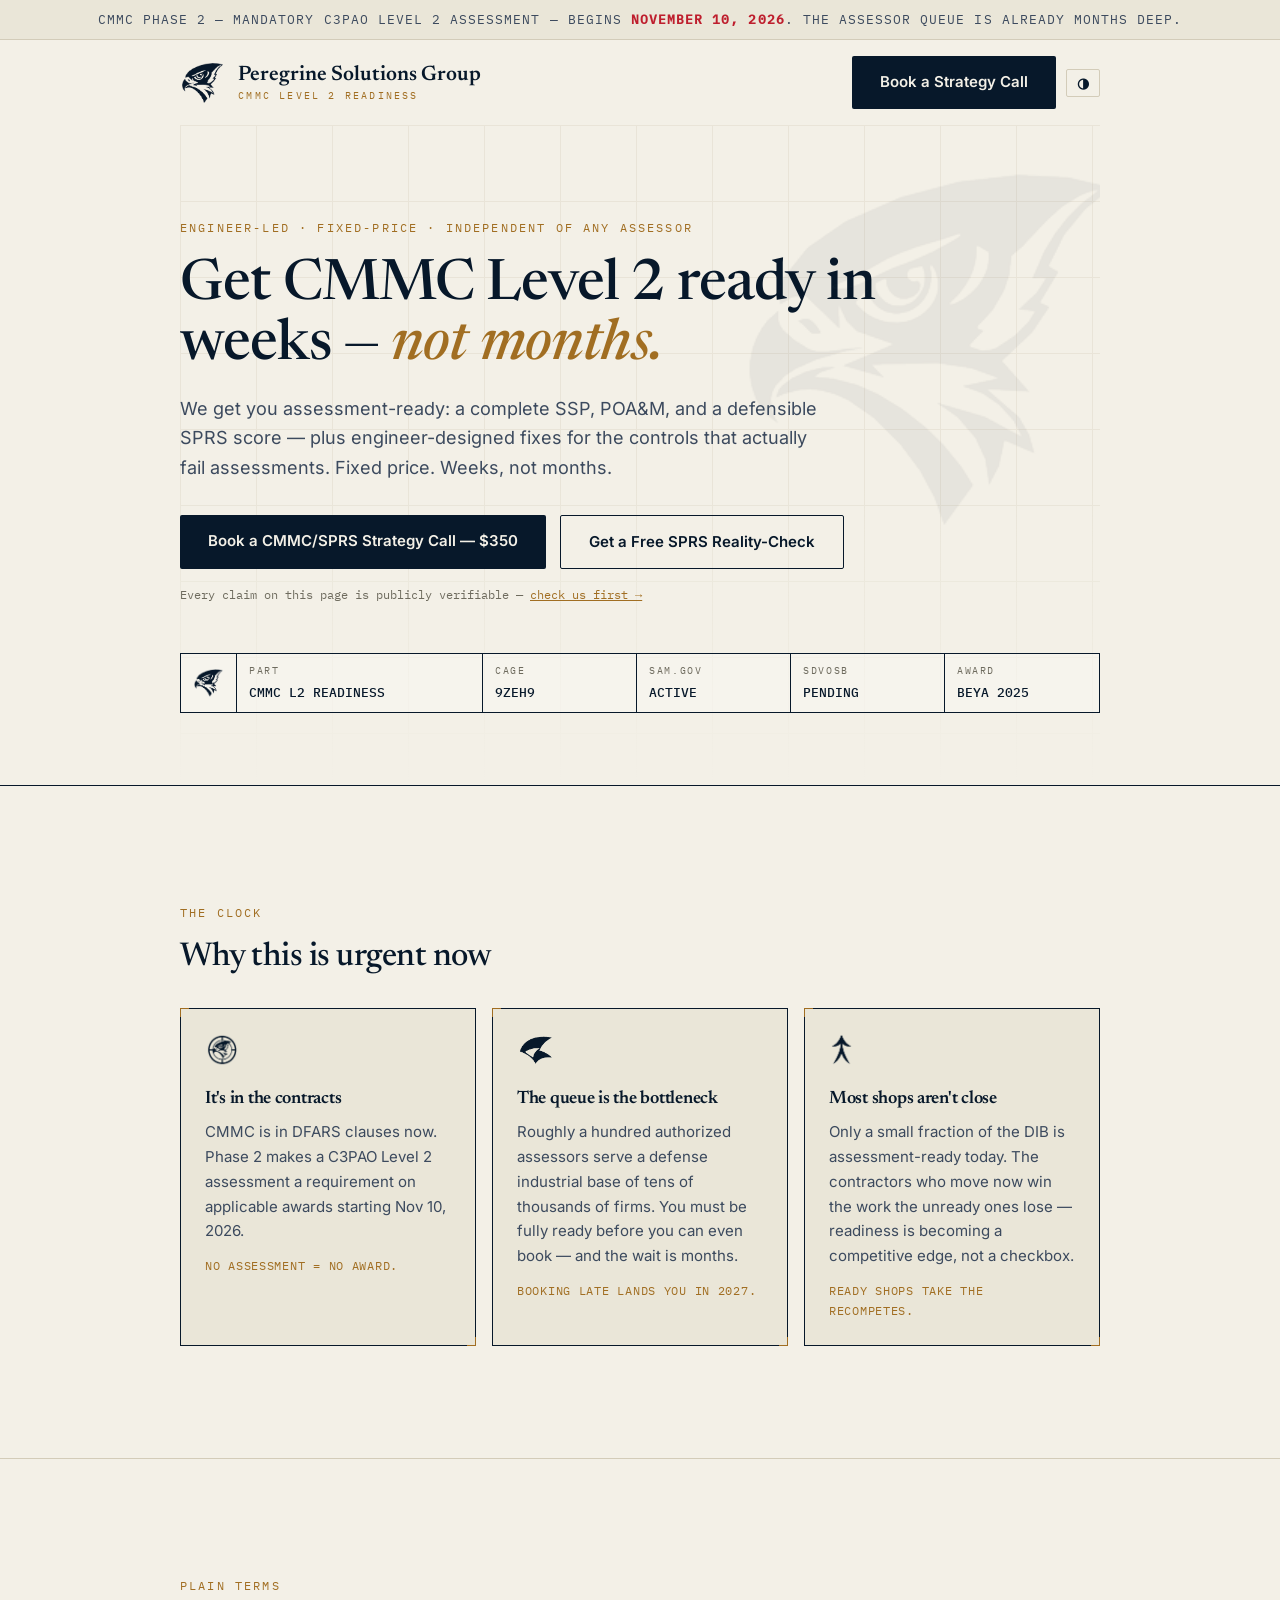
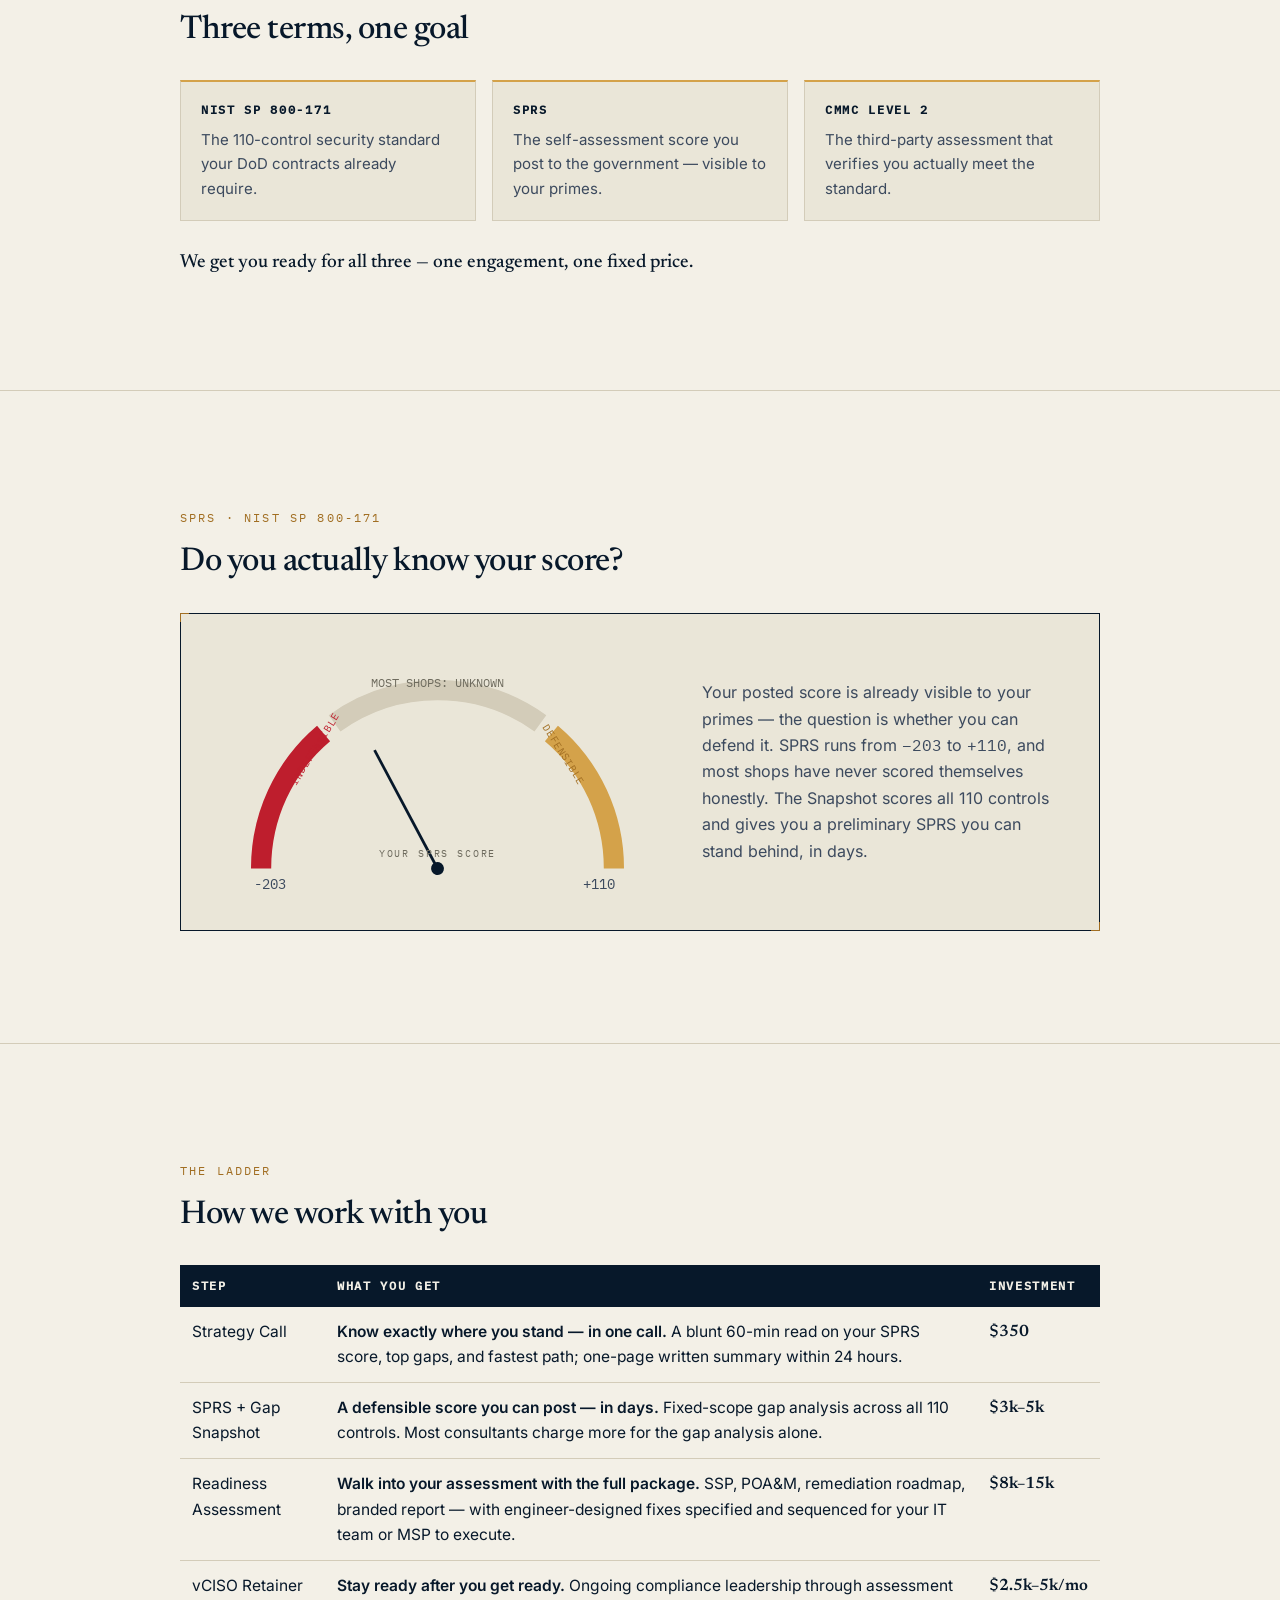
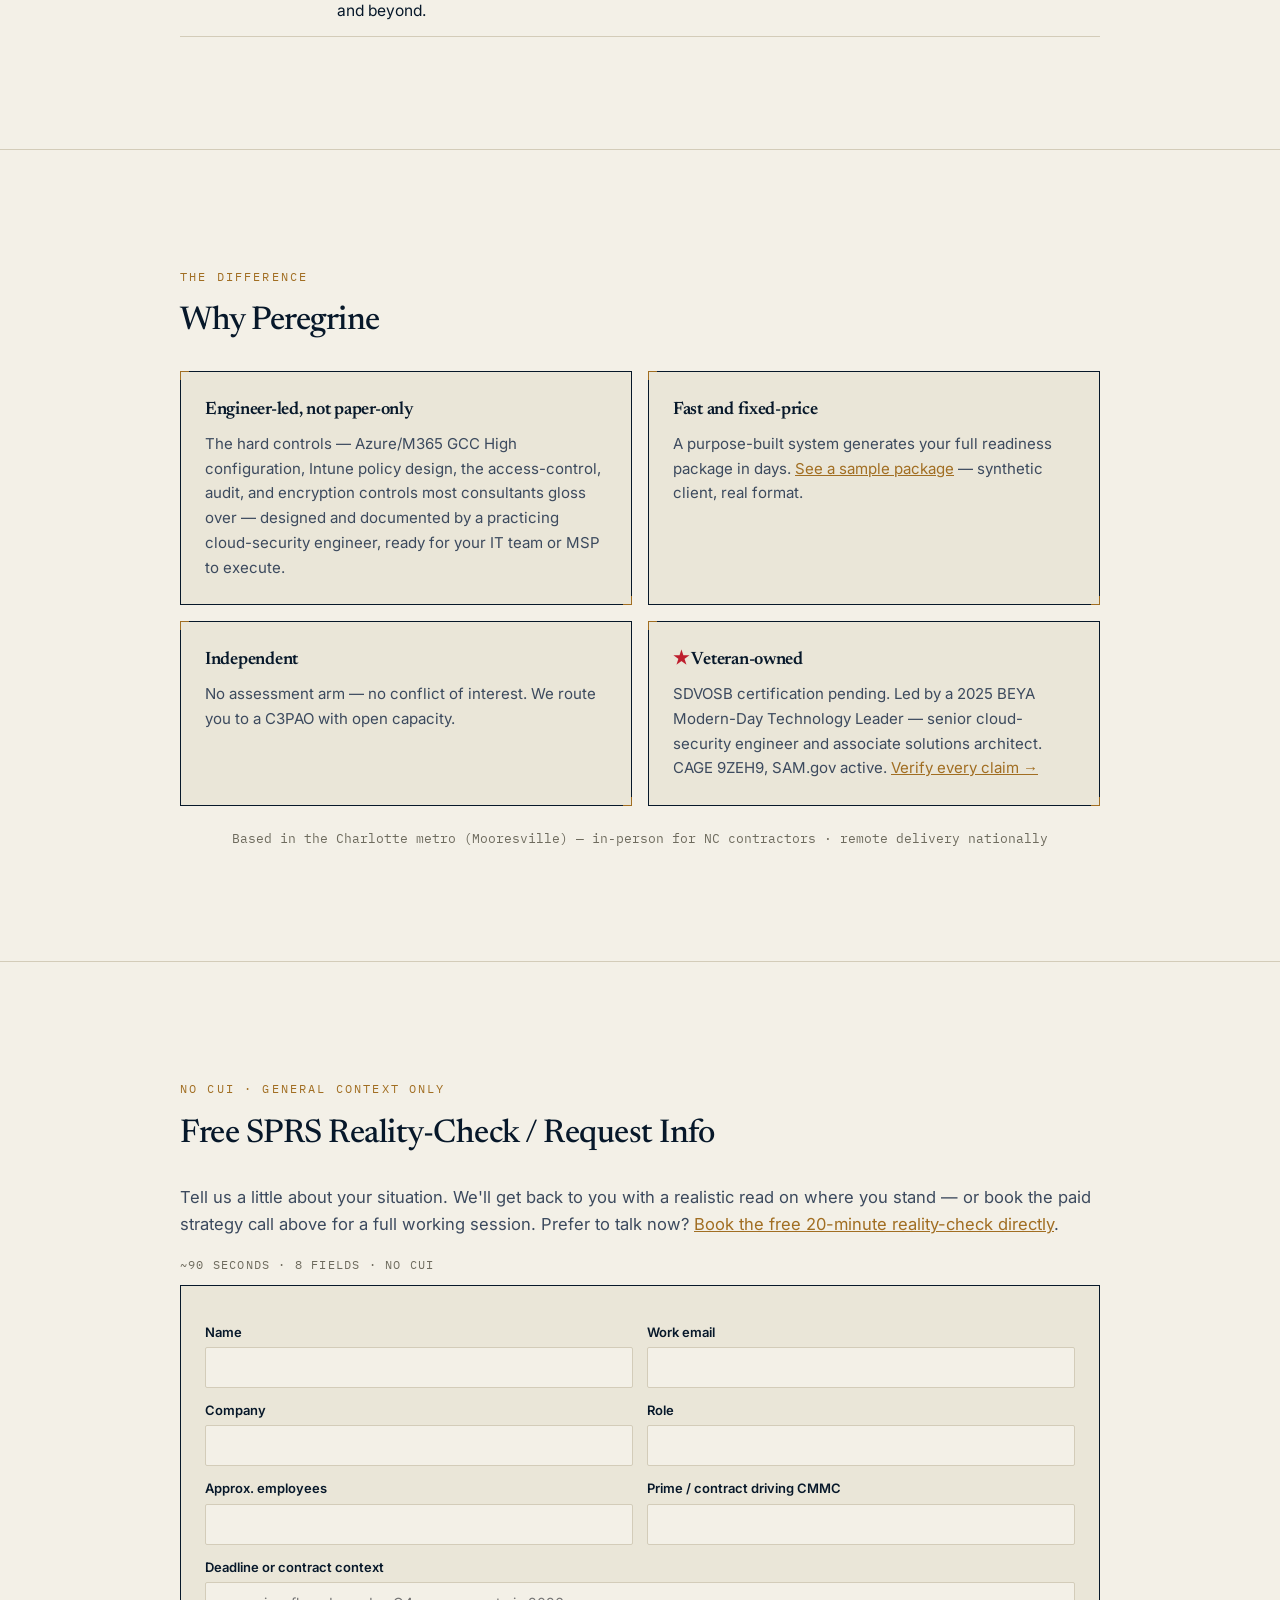
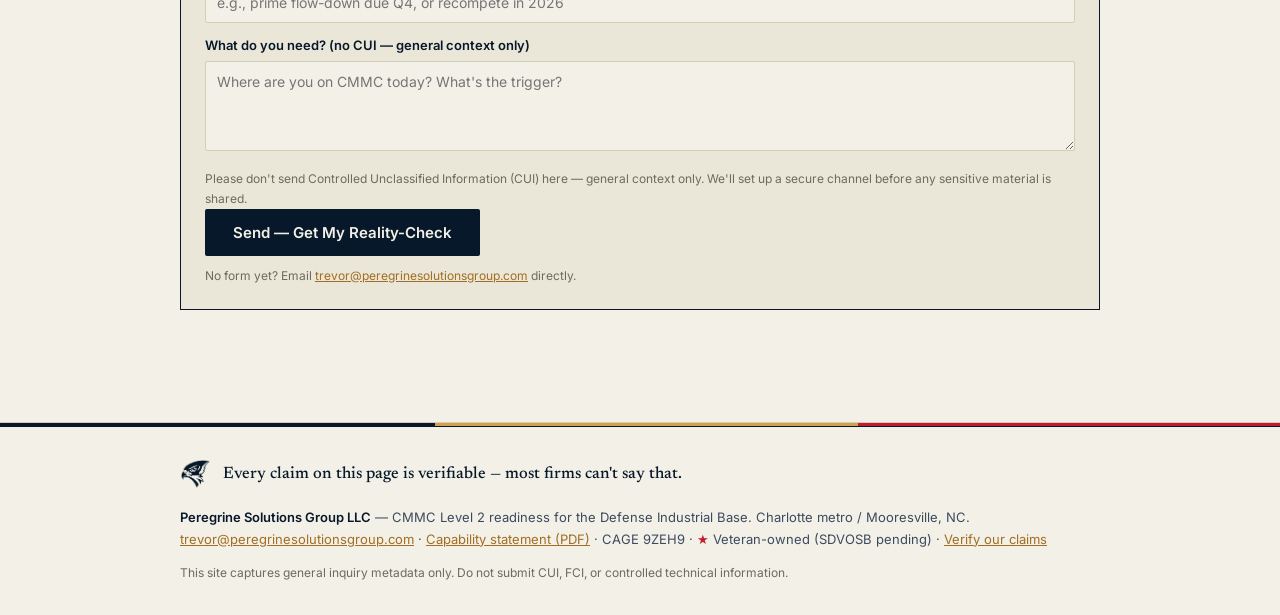
<file: index.html>
<!DOCTYPE html>
<html lang="en">
<head>
<meta charset="utf-8">
<meta name="viewport" content="width=device-width, initial-scale=1">
<title>Peregrine Solutions Group — CMMC Level 2 Readiness for Small Defense Contractors</title>
<meta name="description" content="Get assessment-ready for CMMC Level 2 in weeks, not months. Engineer-led, fixed-price, independent. Serving defense contractors in North Carolina, Charlotte metro, and nationally. Veteran-owned (SDVOSB pending).">
<link rel="icon" href="/assets/favicon.ico" sizes="16x16 32x32 48x48">
<link rel="apple-touch-icon" href="/assets/apple-touch-icon.png">
<meta property="og:title" content="Peregrine Solutions Group — CMMC Level 2 Readiness for Small Defense Contractors">
<meta property="og:description" content="Assessment-ready in weeks, not months. Engineer-led, fixed-price, independent. Charlotte metro / Mooresville NC, delivering nationally.">
<meta property="og:type" content="website">
<meta property="og:url" content="https://peregrinesolutionsgroup.com/">
<meta property="og:image" content="https://peregrinesolutionsgroup.com/assets/og.png">
<script type="application/ld+json">
{"@context":"https://schema.org","@type":"ProfessionalService",
 "name":"Peregrine Solutions Group LLC",
 "description":"CMMC Level 2 readiness advisory for small defense contractors — SSP, gap analysis, POA&M, remediation design.",
 "url":"https://peregrinesolutionsgroup.com","email":"trevor@peregrinesolutionsgroup.com",
 "areaServed":["Charlotte NC metro","Mooresville NC","United States"],
 "knowsAbout":["CMMC Level 2","NIST SP 800-171","SPRS","Defense Industrial Base compliance"]}
</script>
<script defer data-domain="peregrinesolutionsgroup.com" src="https://plausible.io/js/script.tagged-events.js"></script>
<link rel="stylesheet" href="/assets/fonts.css">
<link rel="stylesheet" href="/assets/peregrine.css">
</head>
<body>
<div class="deadline">CMMC Phase 2 — mandatory C3PAO Level 2 assessment — begins <b>November 10, 2026<span id="dcount"></span></b>. The assessor queue is already months deep.</div>
<header>
  <div class="wrap">
    <nav>
      <a class="brand" href="/">
        <img class="mark-light" src="/assets/marks/master_head.png" alt="Peregrine falcon mark">
        <img class="mark-dark" src="/assets/marks/inverse_head.png" alt="Peregrine falcon mark">
        <span class="brandname">Peregrine Solutions Group<small>CMMC Level 2 Readiness</small></span>
      </a>
      <div class="navright">
        <a class="btn" href="https://cal.com/peregrine-solutions-group/60min">Book a Strategy Call</a>
        <button id="themeToggle" class="theme-toggle" aria-label="Toggle dark mode" title="Toggle dark mode">&#9681;</button>
      </div>
    </nav>
    <div class="hero">
      <span class="label">Engineer-led · Fixed-price · Independent of any assessor</span>
      <h1>Get CMMC Level 2 ready in weeks — <em>not months.</em></h1>
      <p class="lead">We get you assessment-ready: a complete SSP, POA&amp;M, and a defensible SPRS score — plus engineer-designed fixes for the controls that actually fail assessments. Fixed price. Weeks, not months.</p>
      <div class="cta">
        <a class="btn plausible-event-name=Book+Strategy+Call" href="https://cal.com/peregrine-solutions-group/60min">Book a CMMC/SPRS Strategy Call — $350</a>
        <a class="btn secondary" href="#free-check">Get a Free SPRS Reality-Check</a>
      </div>
      <p class="verifyline">Every claim on this page is publicly verifiable — <a href="verify/" style="color:var(--bronze)">check us first &rarr;</a></p>
      <div class="tblock">
        <div class="tmark" aria-hidden="true"><img class="mark-light" src="/assets/marks/master_head.png" alt=""><img class="mark-dark" src="/assets/marks/inverse_head.png" alt=""></div>
        <div><span>Part</span><b>CMMC L2 READINESS</b></div>
        <div><span>CAGE</span><b>9ZEH9</b></div>
        <div><span>SAM.gov</span><b>ACTIVE</b></div>
        <div><span>SDVOSB</span><b>PENDING</b></div>
        <div><span>Award</span><b>BEYA 2025</b></div>
      </div>
    </div>
  </div>
</header>

<section>
  <div class="wrap">
    <span class="label">The clock</span>
    <h2>Why this is urgent now</h2>
    <div class="grid">
      <div class="card"><img class="mark-light" src="/assets/marks/icon_stamp.png" alt=""><img class="mark-dark" src="/assets/marks/icon_stamp_gold.png" alt=""><h3>It's in the contracts</h3><p>CMMC is in DFARS clauses now. Phase 2 makes a C3PAO Level 2 assessment a requirement on applicable awards starting Nov 10, 2026.</p><p class="consequence">No assessment = no award.</p></div>
      <div class="card"><img class="mark-light" src="/assets/marks/icon_hood.png" alt=""><img class="mark-dark" src="/assets/marks/icon_hood_gold.png" alt=""><h3>The queue is the bottleneck</h3><p>Roughly a hundred authorized assessors serve a defense industrial base of tens of thousands of firms. You must be fully ready before you can even book — and the wait is months.</p><p class="consequence">Booking late lands you in 2027.</p></div>
      <div class="card"><img class="mark-light" src="/assets/marks/icon_stoop.png" alt=""><img class="mark-dark" src="/assets/marks/icon_stoop_gold.png" alt=""><h3>Most shops aren't close</h3><p>Only a small fraction of the DIB is assessment-ready today. The contractors who move now win the work the unready ones lose — readiness is becoming a competitive edge, not a checkbox.</p><p class="consequence">Ready shops take the recompetes.</p></div>
    </div>
  </div>
</section>

<section>
  <div class="wrap">
    <span class="label">Plain terms</span>
    <h2>Three terms, one goal</h2>
    <div class="defs">
      <div class="def"><span class="mono def-k">NIST SP 800-171</span><p>The 110-control security standard your DoD contracts already require.</p></div>
      <div class="def"><span class="mono def-k">SPRS</span><p>The self-assessment score you post to the government — visible to your primes.</p></div>
      <div class="def"><span class="mono def-k">CMMC Level 2</span><p>The third-party assessment that verifies you actually meet the standard.</p></div>
    </div>
    <p class="defs-close">We get you ready for all three — one engagement, one fixed price.</p>
  </div>
</section>

<section>
  <div class="wrap">
    <span class="label">SPRS · NIST SP 800-171</span>
    <h2>Do you actually know your score?</h2>
    <div class="dial2" id="dial">
      <svg viewBox="0 0 480 270" aria-label="SPRS score range dial from minus 203 to plus 110, three zones: indefensible, unknown, defensible">
        <path d="M 48 240 A 192 192 0 0 1 116 93" fill="none" stroke="var(--signal)" stroke-width="22"/>
        <path d="M 128 82 A 192 192 0 0 1 352 82" fill="none" stroke="var(--rule)" stroke-width="22"/>
        <path d="M 364 93 A 192 192 0 0 1 432 240" fill="none" stroke="var(--gold)" stroke-width="22"/>
        <text x="40" y="262" font-family="IBM Plex Mono" font-size="15" fill="var(--ink2)">-203</text>
        <text x="240" y="42" font-family="IBM Plex Mono" font-size="13" text-anchor="middle" fill="var(--dim)">MOST SHOPS: UNKNOWN</text>
        <text x="398" y="262" font-family="IBM Plex Mono" font-size="15" fill="var(--ink2)">+110</text>
        <text x="86" y="150" font-family="IBM Plex Mono" font-size="11" letter-spacing="1" fill="var(--signal)" transform="rotate(-58 86 150)">INDEFENSIBLE</text>
        <text x="394" y="150" font-family="IBM Plex Mono" font-size="11" letter-spacing="1" fill="var(--bronze)" text-anchor="end" transform="rotate(58 394 150)">DEFENSIBLE</text>
        <g class="dial-needle"><line x1="240" y1="240" x2="240" y2="94" stroke="var(--ink)" stroke-width="3"/><circle cx="240" cy="240" r="7" fill="var(--ink)"/></g>
        <text x="240" y="228" font-family="IBM Plex Mono" font-size="11" letter-spacing="2" text-anchor="middle" fill="var(--dim)">YOUR SPRS SCORE</text>
      </svg>
      <div class="dial-copy">
        <p>Your posted score is already visible to your primes — the question is whether you can defend it. SPRS runs from <span class="mono">−203</span> to <span class="mono">+110</span>, and most shops have never scored themselves honestly. The Snapshot scores all 110 controls and gives you a preliminary SPRS you can stand behind, in days.</p>
      </div>
    </div>
  </div>
</section>

<section>
  <div class="wrap">
    <span class="label">The ladder</span>
    <h2>How we work with you</h2>
    <table>
      <tr><th>Step</th><th>What you get</th><th>Investment</th></tr>
      <tr><td>Strategy Call</td><td><b>Know exactly where you stand — in one call.</b> A blunt 60-min read on your SPRS score, top gaps, and fastest path; one-page written summary within 24 hours.</td><td class="price">$350</td></tr>
      <tr><td>SPRS + Gap Snapshot</td><td><b>A defensible score you can post — in days.</b> Fixed-scope gap analysis across all 110 controls. Most consultants charge more for the gap analysis alone.</td><td class="price">$3k–5k</td></tr>
      <tr><td>Readiness Assessment</td><td><b>Walk into your assessment with the full package.</b> SSP, POA&amp;M, remediation roadmap, branded report — with engineer-designed fixes specified and sequenced for your IT team or MSP to execute.</td><td class="price">$8k–15k</td></tr>
      <tr><td>vCISO Retainer</td><td><b>Stay ready after you get ready.</b> Ongoing compliance leadership through assessment and beyond.</td><td class="price">$2.5k–5k/mo</td></tr>
    </table>
  </div>
</section>

<section>
  <div class="wrap">
    <span class="label">The difference</span>
    <h2>Why Peregrine</h2>
    <div class="grid why-grid">
      <div class="card"><h3>Engineer-led, not paper-only</h3><p>The hard controls — Azure/M365 GCC High configuration, Intune policy design, the access-control, audit, and encryption controls most consultants gloss over — designed and documented by a practicing cloud-security engineer, ready for your IT team or MSP to execute.</p></div>
      <div class="card"><h3>Fast and fixed-price</h3><p>A purpose-built system generates your full readiness package in days. <a href="/assets/Vantage_Readiness_Report_SAMPLE.pdf">See a sample package</a> — synthetic client, real format.</p></div>
      <div class="card"><h3>Independent</h3><p>No assessment arm — no conflict of interest. We route you to a C3PAO with open capacity.</p></div>
      <div class="card"><h3><span class="vstar" aria-hidden="true">&#9733;</span> Veteran-owned</h3><p>SDVOSB certification pending. Led by a 2025 BEYA Modern-Day Technology Leader — senior cloud-security engineer and associate solutions architect. CAGE 9ZEH9, SAM.gov active. <a href="verify/">Verify every claim →</a></p></div>
    </div>
    <p class="why-local">Based in the Charlotte metro (Mooresville) — in-person for NC contractors · remote delivery nationally</p>
  </div>
</section>

<section id="free-check">
  <div class="wrap">
    <span class="label">No CUI · General context only</span>
    <h2>Free SPRS Reality-Check / Request Info</h2>
    <p>Tell us a little about your situation. We'll get back to you with a realistic read on where you stand — or book the paid strategy call above for a full working session. Prefer to talk now? <a href="https://cal.com/peregrine-solutions-group/20min" style="color:var(--bronze)">Book the free 20-minute reality-check directly</a>.</p>
    <p class="form-meta">~90 seconds · 8 fields · no CUI</p>
    <form action="https://formspree.io/f/mqevwlpq" method="POST">
      <input type="hidden" name="_next" value="https://peregrinesolutionsgroup.com/thanks/">
      <input type="hidden" name="_subject" value="New CMMC inquiry — Peregrine">
      <input type="hidden" name="_replyto" value="email">
      <div class="row">
        <div><label>Name</label><input type="text" name="name" required></div>
        <div><label>Work email</label><input type="email" name="email" required></div>
      </div>
      <div class="row">
        <div><label>Company</label><input type="text" name="company" required></div>
        <div><label>Role</label><input type="text" name="role"></div>
      </div>
      <div class="row">
        <div><label>Approx. employees</label><input type="text" name="employees"></div>
        <div><label>Prime / contract driving CMMC</label><input type="text" name="prime"></div>
      </div>
      <label>Deadline or contract context</label>
      <input type="text" name="deadline" placeholder="e.g., prime flow-down due Q4, or recompete in 2026">
      <label>What do you need? (no CUI — general context only)</label>
      <textarea name="message" placeholder="Where are you on CMMC today? What's the trigger?"></textarea>
      <p class="notice">Please don't send Controlled Unclassified Information (CUI) here — general context only. We'll set up a secure channel before any sensitive material is shared.</p>
      <button type="submit" class="plausible-event-name=Form+Submit">Send — Get My Reality-Check</button>
      <p class="notice">No form yet? Email <a href="mailto:trevor@peregrinesolutionsgroup.com" style="color:var(--bronze)">trevor@peregrinesolutionsgroup.com</a> directly.</p>
    </form>
  </div>
</section>

<div class="tricolor" aria-hidden="true"></div>
<footer>
  <div class="wrap">
    <div class="endnote"><img class="mark-light" src="/assets/marks/master_head.png" alt=""><img class="mark-dark" src="/assets/marks/inverse_head.png" alt=""><p>Every claim on this page is verifiable — most firms can't say that.</p></div>
    <p><b style="color:var(--ink)">Peregrine Solutions Group LLC</b> — CMMC Level 2 readiness for the Defense Industrial Base. Charlotte metro / Mooresville, NC.<br>
    <a href="mailto:trevor@peregrinesolutionsgroup.com">trevor@peregrinesolutionsgroup.com</a> · <a href="/assets/Peregrine_Capability_Statement.pdf">Capability statement (PDF)</a> · CAGE 9ZEH9 · <span class="vstar" aria-hidden="true">&#9733;</span> Veteran-owned (SDVOSB pending) · <a href="verify/">Verify our claims</a></p>
    <p class="notice">This site captures general inquiry metadata only. Do not submit CUI, FCI, or controlled technical information.</p>
  </div>
</footer>

<script>
  document.documentElement.classList.add('js');
  (function(){
    var el = document.getElementById('dcount');
    if (!el) return;
    function tick(){
      var ms = new Date('2026-11-10T00:00:00-05:00') - Date.now();
      if (ms <= 0) { el.textContent = ''; return; }
      var d = Math.floor(ms / 86400000), h = Math.floor(ms % 86400000 / 3600000);
      el.textContent = ' — ' + d + ' days ' + h + ' hrs out';
    }
    tick(); setInterval(tick, 60000);
  })();
  (function(){
    var targets = document.querySelectorAll('section, #dial');
    function revealAll(){ targets.forEach(function(s){ s.classList.add('in'); }); }
    if (!('IntersectionObserver' in window)) { revealAll(); return; }
    var io = new IntersectionObserver(function(entries){
      entries.forEach(function(e){
        if (e.isIntersecting) { e.target.classList.add('in'); io.unobserve(e.target); }
      });
    }, {threshold: 0.15});
    targets.forEach(function(s){
      var r = s.getBoundingClientRect();
      if (r.top < innerHeight && r.bottom > 0) { s.classList.add('in'); } else { io.observe(s); }
    });
    /* failsafe: content must never stay hidden if IO misbehaves */
    setTimeout(function(){
      document.querySelectorAll('section:not(.in), #dial:not(.in)').forEach(function(s){ s.classList.add('in'); });
    }, 1800);
  })();
  document.addEventListener('DOMContentLoaded', function(){
    var form = document.querySelector('form'); if (!form) return;
    form.querySelectorAll('input,textarea').forEach(function(f){
      f.addEventListener('blur', function(){ f.classList.add('touched'); });
      f.addEventListener('focus', function(){ form.classList.add('focused'); });
      f.addEventListener('blur', function(){ form.classList.remove('focused'); });
    });
    form.addEventListener('submit', function(){
      var b = form.querySelector('button[type=submit]');
      if (b) { b.classList.add('sending'); b.textContent = 'Sending…'; }
    });
  });
</script>
<script>
(function(){
  if(localStorage.getItem('peregrine-theme')==='dark')
    document.documentElement.setAttribute('data-theme','dark');
  document.addEventListener('DOMContentLoaded',function(){
    var b=document.getElementById('themeToggle'); if(!b) return;
    b.addEventListener('click',function(){
      var d=document.documentElement.getAttribute('data-theme')==='dark';
      if(d){document.documentElement.removeAttribute('data-theme');localStorage.setItem('peregrine-theme','light');}
      else{document.documentElement.setAttribute('data-theme','dark');localStorage.setItem('peregrine-theme','dark');}
    });
  });
})();
</script>
</body>
</html>
</file>
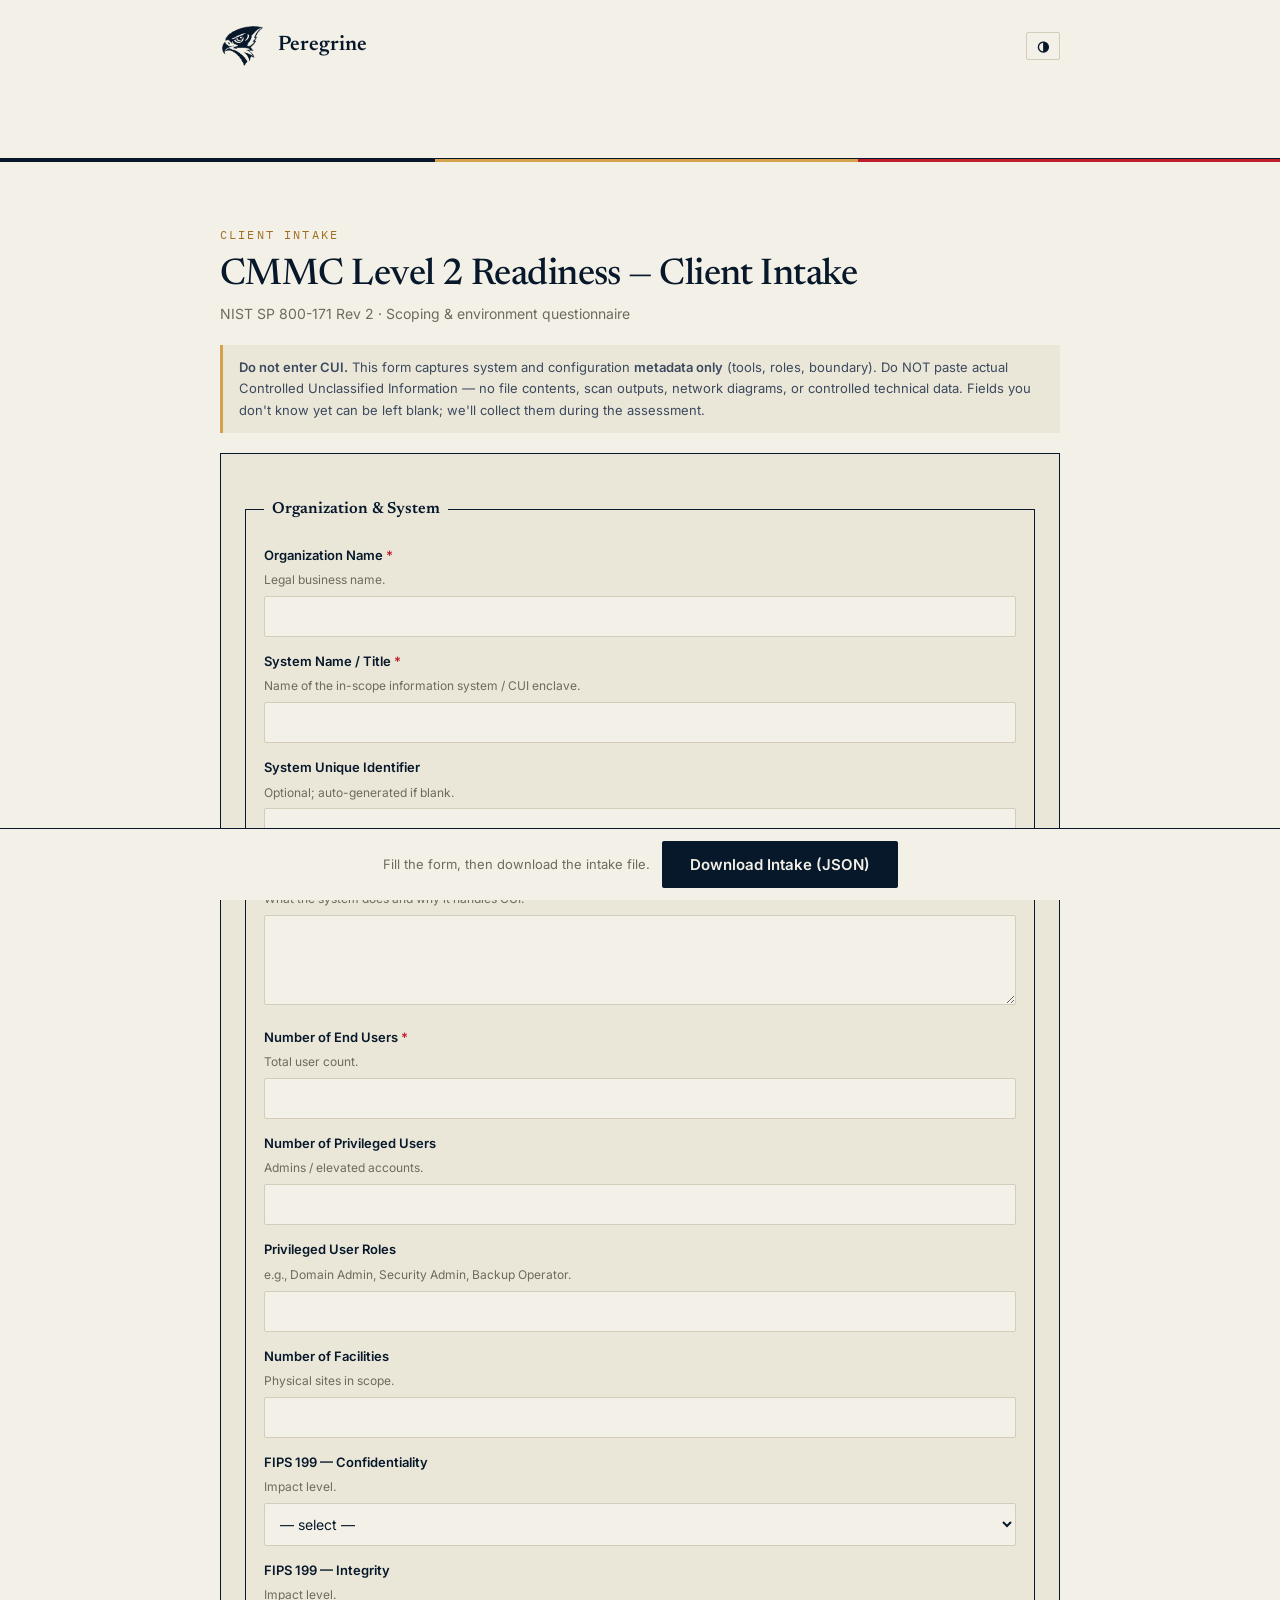
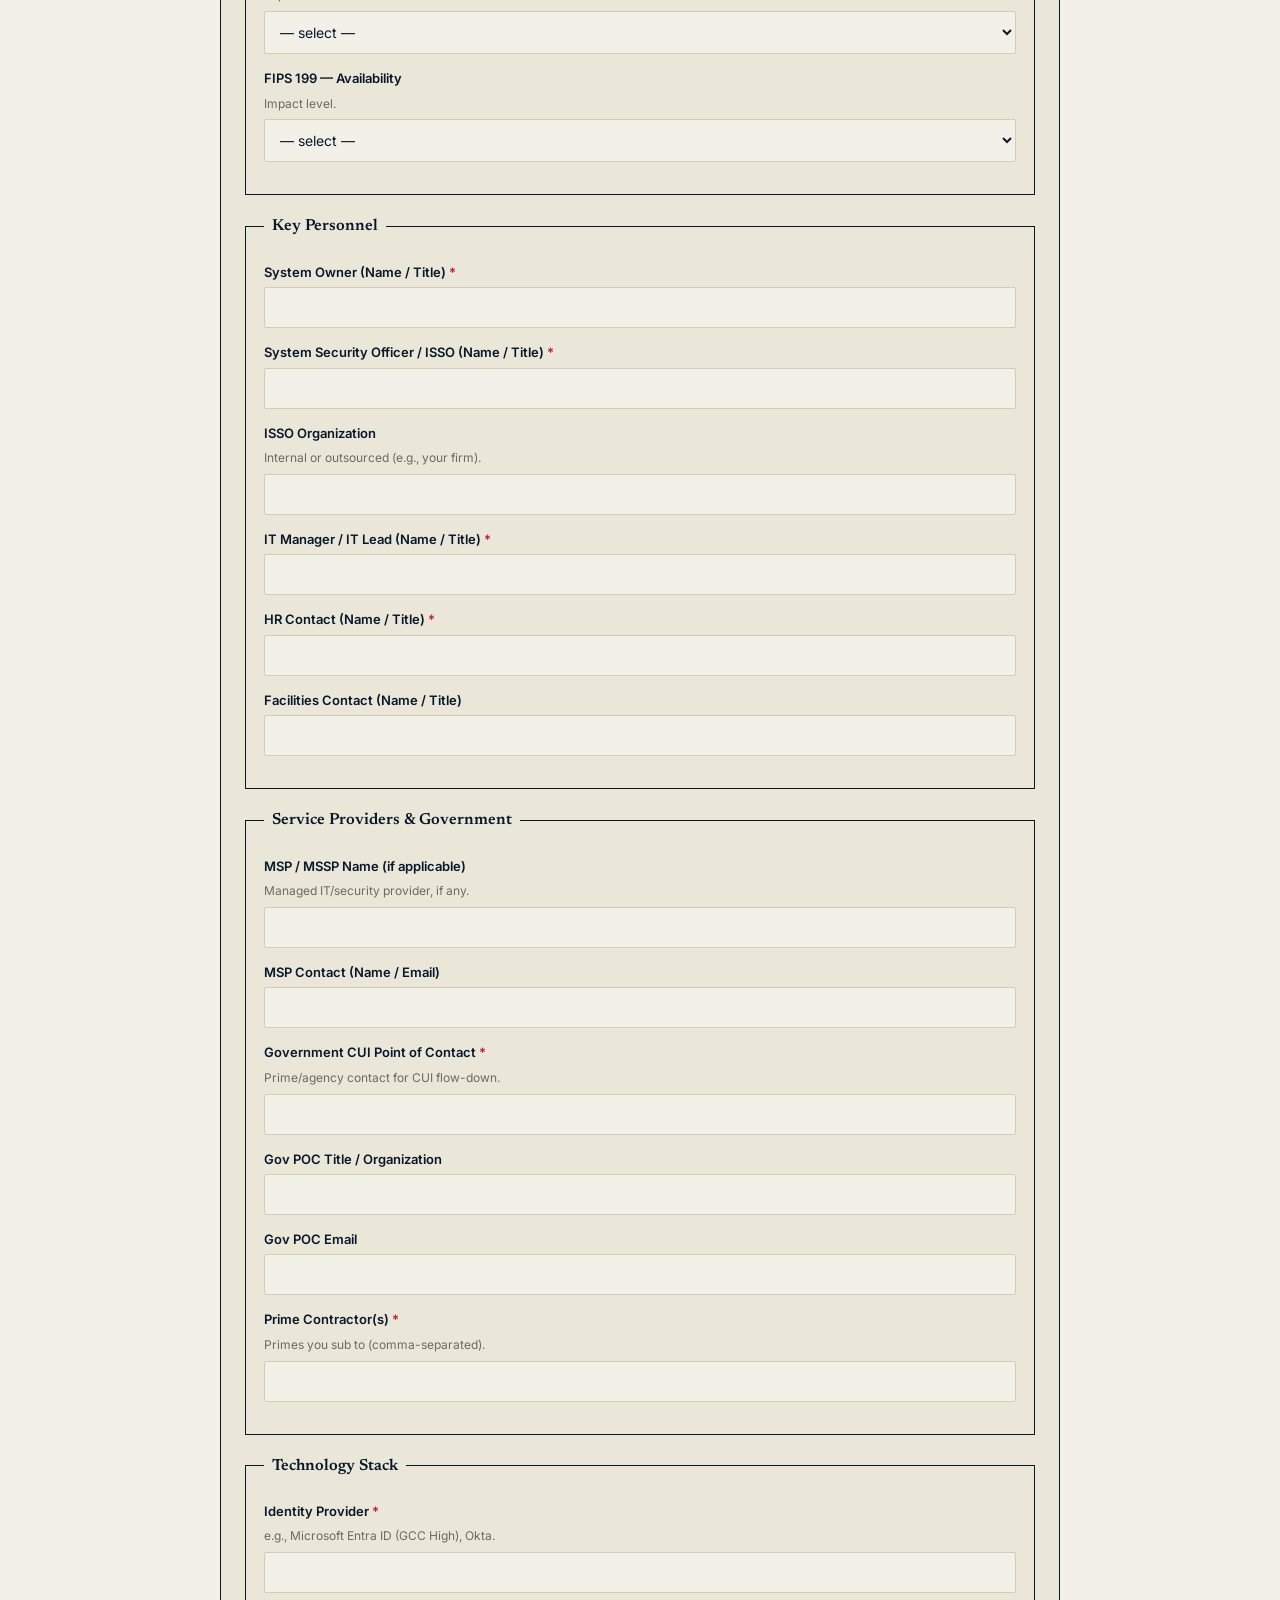
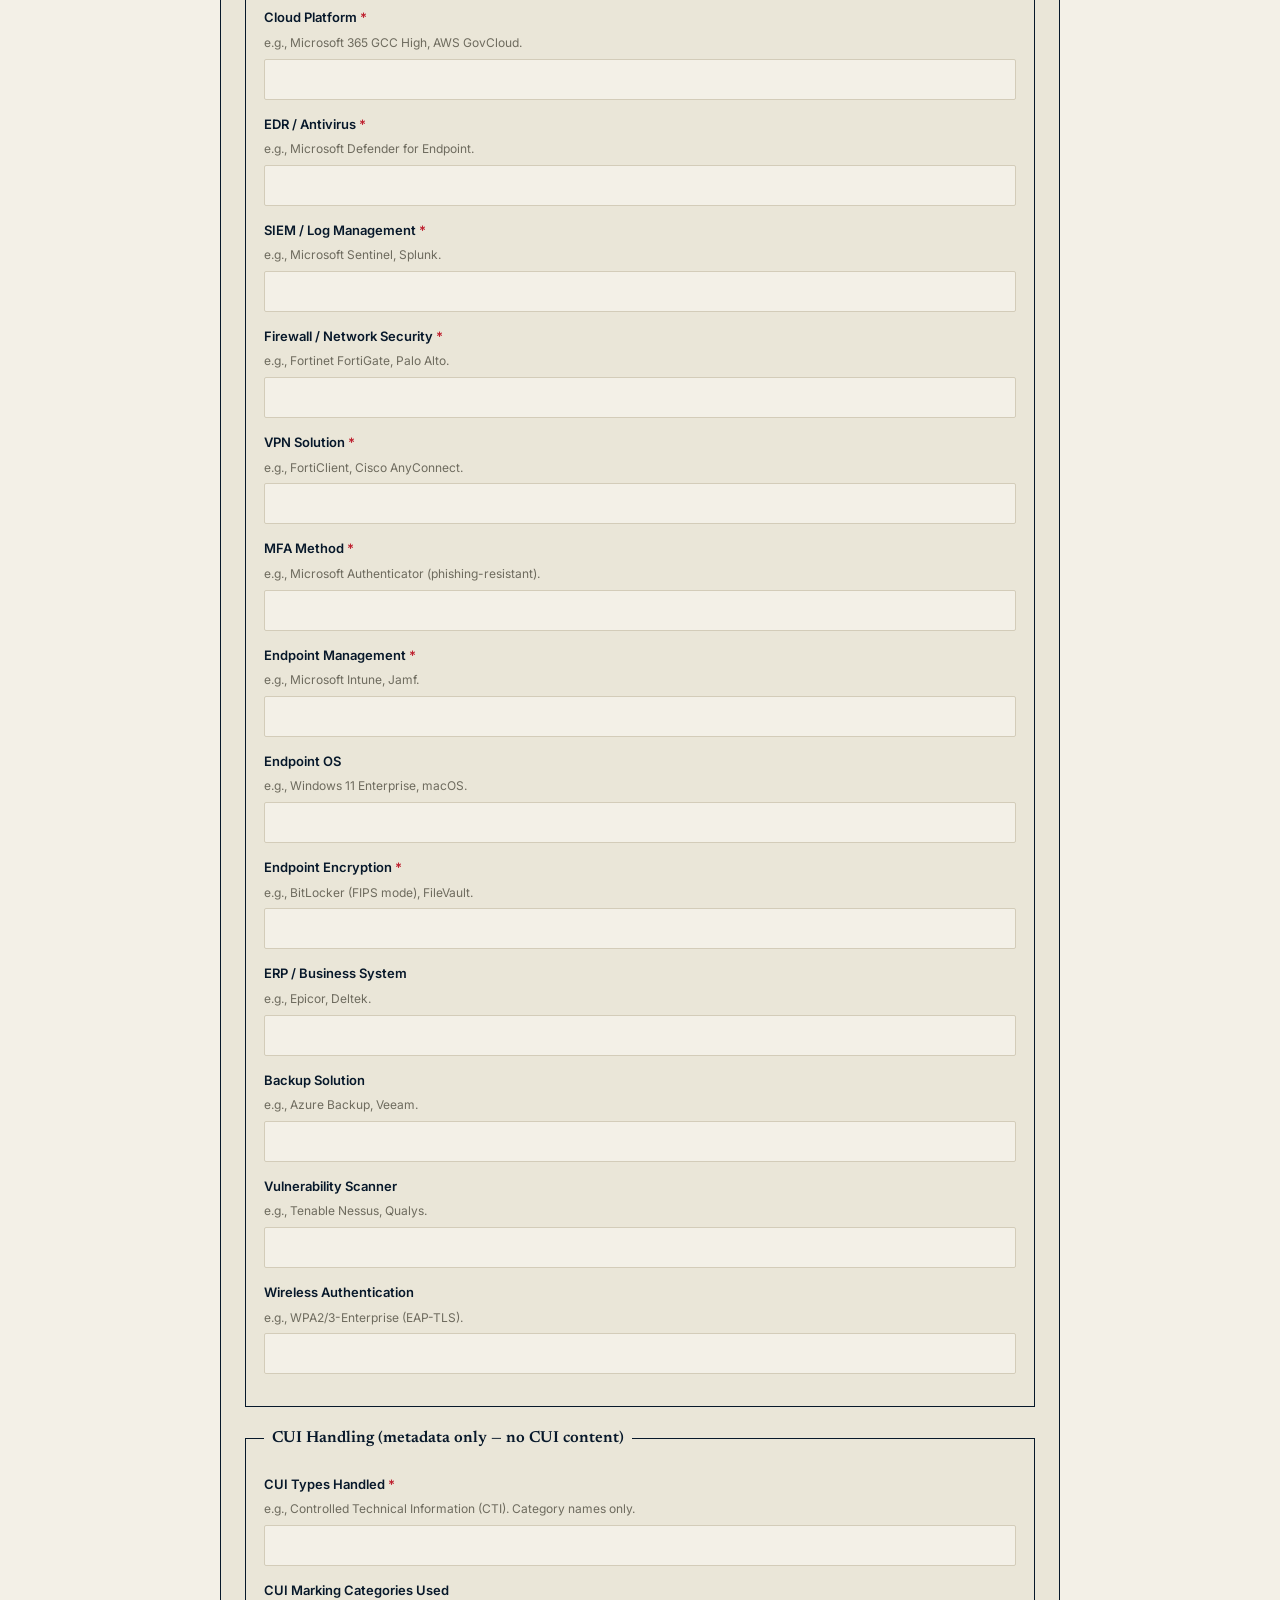
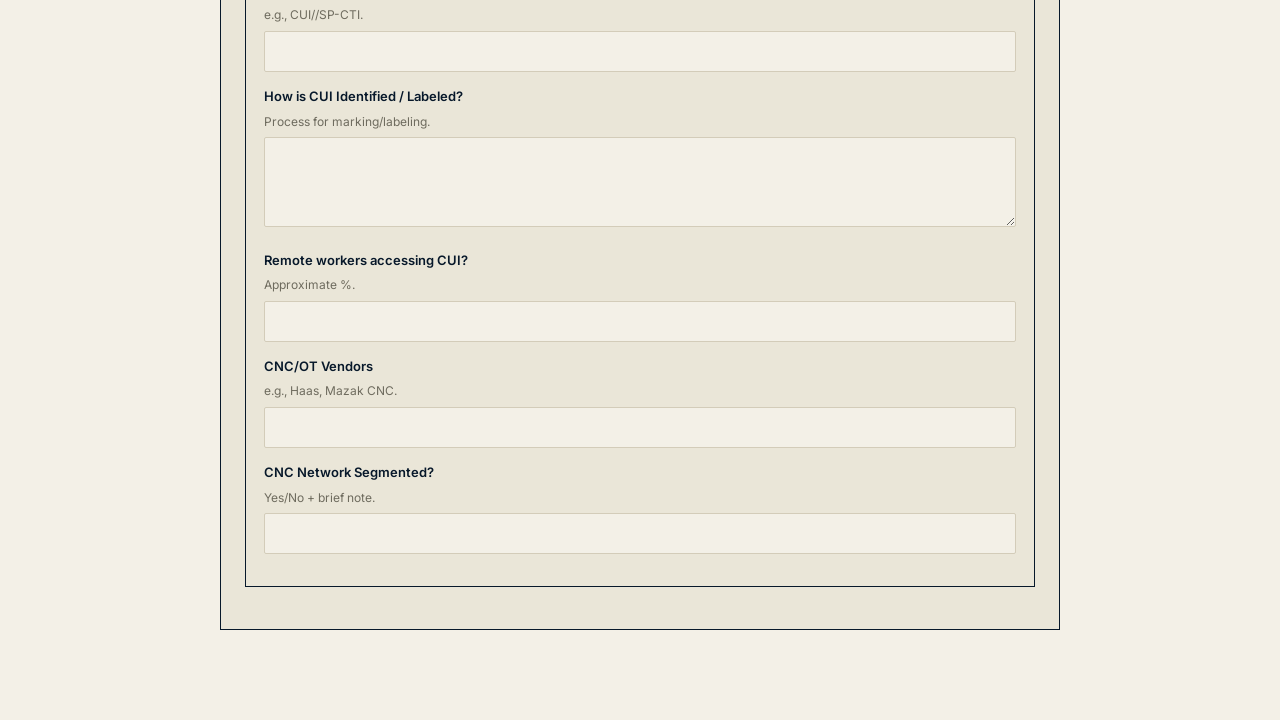
<file: intake/index.html>
<!DOCTYPE html>
<html lang="en">
<head>
<meta charset="utf-8">
<meta name="viewport" content="width=device-width, initial-scale=1">
<title>Peregrine — CMMC Readiness Intake</title>
<link rel="icon" href="/assets/favicon.ico" sizes="16x16 32x32 48x48">
<link rel="stylesheet" href="/assets/fonts.css">
<link rel="stylesheet" href="/assets/peregrine.css">
<style>
  .wrap{max-width:880px;padding:24px 20px 90px}
  .pagehead{margin:34px 0 6px}
  .pagehead h1{font-size:clamp(1.7rem,3.4vw,2.3rem);margin:10px 0 6px}
  .pagehead p{margin:0;font-size:14px;color:var(--dim)}
  .notice{background:var(--panel);border-left:3px solid var(--gold);padding:12px 16px;font-size:13px;margin:20px 0;color:var(--ink2)}
  fieldset{border:1px solid var(--ink);margin:18px 0;padding:8px 18px 18px;background:var(--panel)}
  legend{color:var(--ink);font-family:var(--font-display);font-weight:600;font-size:16px;padding:0 8px}
  .field{margin:14px 0}
  label .req{color:var(--signal)}
  .hint{color:var(--dim);font-size:12px;margin:2px 0 6px}
  .missing{border-color:var(--signal) !important;box-shadow:0 0 0 2px rgba(190,30,45,.12) !important}
  .bar{position:fixed;bottom:0;left:0;right:0;background:var(--field);border-top:1.5px solid var(--ink);padding:12px 20px;display:flex;gap:12px;align-items:center;justify-content:center}
  #status{font-size:13px;color:var(--dim)}
</style>
</head>
<body>
<header>
  <div class="wrap" style="display:flex;justify-content:space-between;align-items:center">
    <a class="brand" href="/">
      <img class="mark-light" src="/assets/marks/master_head.png" alt="Peregrine falcon mark">
      <img class="mark-dark" src="/assets/marks/inverse_head.png" alt="Peregrine falcon mark">
      Peregrine
    </a>
    <button id="themeToggle" class="theme-toggle" aria-label="Toggle dark mode" title="Toggle dark mode">&#9681;</button>
  </div>
</header>
<div class="tricolor" aria-hidden="true"></div>
<div class="wrap">
  <div class="pagehead">
    <span class="label">Client intake</span>
    <h1>CMMC Level 2 Readiness — Client Intake</h1>
    <p>NIST SP 800-171 Rev 2 · Scoping &amp; environment questionnaire</p>
  </div>
  <div class="notice">
    <b>Do not enter CUI.</b> This form captures system and configuration <b>metadata only</b>
    (tools, roles, boundary). Do NOT paste actual Controlled Unclassified Information — no file
    contents, scan outputs, network diagrams, or controlled technical data. Fields you don't know
    yet can be left blank; we'll collect them during the assessment.
  </div>
  <form id="intakeForm"></form>
</div>
<div class="bar">
  <span id="status">Fill the form, then download the intake file.</span>
  <button type="button" class="gold" onclick="downloadJSON()">Download Intake (JSON)</button>
</div>

<script>
// Canonical field set — labels MUST match the engine's intake reader exactly.
const FIELDS = [
  ["Organization & System", [
    ["Organization Name", true, "text", "Legal business name."],
    ["System Name / Title", true, "text", "Name of the in-scope information system / CUI enclave."],
    ["System Unique Identifier", false, "text", "Optional; auto-generated if blank."],
    ["General System Purpose", true, "textarea", "What the system does and why it handles CUI."],
    ["Number of End Users", true, "text", "Total user count."],
    ["Number of Privileged Users", false, "text", "Admins / elevated accounts."],
    ["Privileged User Roles", false, "text", "e.g., Domain Admin, Security Admin, Backup Operator."],
    ["Number of Facilities", false, "text", "Physical sites in scope."],
    ["FIPS 199 — Confidentiality", false, "fips", "Impact level."],
    ["FIPS 199 — Integrity", false, "fips", "Impact level."],
    ["FIPS 199 — Availability", false, "fips", "Impact level."]
  ]],
  ["Key Personnel", [
    ["System Owner (Name / Title)", true, "text", ""],
    ["System Security Officer / ISSO (Name / Title)", true, "text", ""],
    ["ISSO Organization", false, "text", "Internal or outsourced (e.g., your firm)."],
    ["IT Manager / IT Lead (Name / Title)", true, "text", ""],
    ["HR Contact (Name / Title)", true, "text", ""],
    ["Facilities Contact (Name / Title)", false, "text", ""]
  ]],
  ["Service Providers & Government", [
    ["MSP / MSSP Name (if applicable)", false, "text", "Managed IT/security provider, if any."],
    ["MSP Contact (Name / Email)", false, "text", ""],
    ["Government CUI Point of Contact", true, "text", "Prime/agency contact for CUI flow-down."],
    ["Gov POC Title / Organization", false, "text", ""],
    ["Gov POC Email", false, "text", ""],
    ["Prime Contractor(s)", true, "text", "Primes you sub to (comma-separated)."]
  ]],
  ["Technology Stack", [
    ["Identity Provider", true, "text", "e.g., Microsoft Entra ID (GCC High), Okta."],
    ["Cloud Platform", true, "text", "e.g., Microsoft 365 GCC High, AWS GovCloud."],
    ["EDR / Antivirus", true, "text", "e.g., Microsoft Defender for Endpoint."],
    ["SIEM / Log Management", true, "text", "e.g., Microsoft Sentinel, Splunk."],
    ["Firewall / Network Security", true, "text", "e.g., Fortinet FortiGate, Palo Alto."],
    ["VPN Solution", true, "text", "e.g., FortiClient, Cisco AnyConnect."],
    ["MFA Method", true, "text", "e.g., Microsoft Authenticator (phishing-resistant)."],
    ["Endpoint Management", true, "text", "e.g., Microsoft Intune, Jamf."],
    ["Endpoint OS", false, "text", "e.g., Windows 11 Enterprise, macOS."],
    ["Endpoint Encryption", true, "text", "e.g., BitLocker (FIPS mode), FileVault."],
    ["ERP / Business System", false, "text", "e.g., Epicor, Deltek."],
    ["Backup Solution", false, "text", "e.g., Azure Backup, Veeam."],
    ["Vulnerability Scanner", false, "text", "e.g., Tenable Nessus, Qualys."],
    ["Wireless Authentication", false, "text", "e.g., WPA2/3-Enterprise (EAP-TLS)."]
  ]],
  ["CUI Handling (metadata only — no CUI content)", [
    ["CUI Types Handled", true, "text", "e.g., Controlled Technical Information (CTI). Category names only."],
    ["CUI Marking Categories Used", false, "text", "e.g., CUI//SP-CTI."],
    ["How is CUI Identified / Labeled?", false, "textarea", "Process for marking/labeling."],
    ["Remote workers accessing CUI?", false, "text", "Approximate %."],
    ["CNC/OT Vendors", false, "text", "e.g., Haas, Mazak CNC."],
    ["CNC Network Segmented?", false, "text", "Yes/No + brief note."]
  ]]
];

const form = document.getElementById("intakeForm");
FIELDS.forEach(function (group) {
  const section = group[0], fields = group[1];
  const fs = document.createElement("fieldset");
  const lg = document.createElement("legend"); lg.textContent = section; fs.appendChild(lg);
  fields.forEach(function (f) {
    const label = f[0], req = f[1], type = f[2], hint = f[3];
    const wrap = document.createElement("div"); wrap.className = "field";
    const lab = document.createElement("label"); lab.textContent = label;
    if (req) { const s = document.createElement("span"); s.className = "req"; s.textContent = " *"; lab.appendChild(s); }
    wrap.appendChild(lab);
    if (hint) { const h = document.createElement("div"); h.className = "hint"; h.textContent = hint; wrap.appendChild(h); }
    let inp;
    if (type === "textarea") { inp = document.createElement("textarea"); }
    else if (type === "fips") {
      inp = document.createElement("select");
      ["", "Low", "Moderate", "High"].forEach(function (o) {
        const op = document.createElement("option"); op.value = o; op.textContent = o || "— select —"; inp.appendChild(op);
      });
    } else { inp = document.createElement("input"); inp.type = "text"; }
    inp.dataset.field = label;
    inp.dataset.req = req ? "1" : "0";
    wrap.appendChild(inp); fs.appendChild(wrap);
  });
  form.appendChild(fs);
});

function collect() {
  const data = {}; let missing = 0;
  document.querySelectorAll("[data-field]").forEach(function (el) {
    const v = (el.value || "").trim();
    data[el.dataset.field] = v;
    el.classList.remove("missing");
    if (el.dataset.req === "1" && !v) { el.classList.add("missing"); missing++; }
  });
  return { data: data, missing: missing };
}

function downloadJSON() {
  const r = collect();
  const status = document.getElementById("status");
  status.textContent = r.missing > 0
    ? (r.missing + " required field(s) still blank (highlighted). You can still download; they'll show as gaps.")
    : "All required fields complete. Downloading…";
  const org = (r.data["Organization Name"] || "Client").replace(/[^A-Za-z0-9]/g, "_").slice(0, 30);
  const blob = new Blob([JSON.stringify(r.data, null, 2)], { type: "application/json" });
  const a = document.createElement("a");
  a.href = URL.createObjectURL(blob);
  a.download = org + "_intake.json";
  a.click();
}
</script>
<script>
(function(){
  if(localStorage.getItem('peregrine-theme')==='dark')
    document.documentElement.setAttribute('data-theme','dark');
  document.addEventListener('DOMContentLoaded',function(){
    var b=document.getElementById('themeToggle'); if(!b) return;
    b.addEventListener('click',function(){
      var d=document.documentElement.getAttribute('data-theme')==='dark';
      if(d){document.documentElement.removeAttribute('data-theme');localStorage.setItem('peregrine-theme','light');}
      else{document.documentElement.setAttribute('data-theme','dark');localStorage.setItem('peregrine-theme','dark');}
    });
  });
})();
</script>
</body>
</html>
</file>
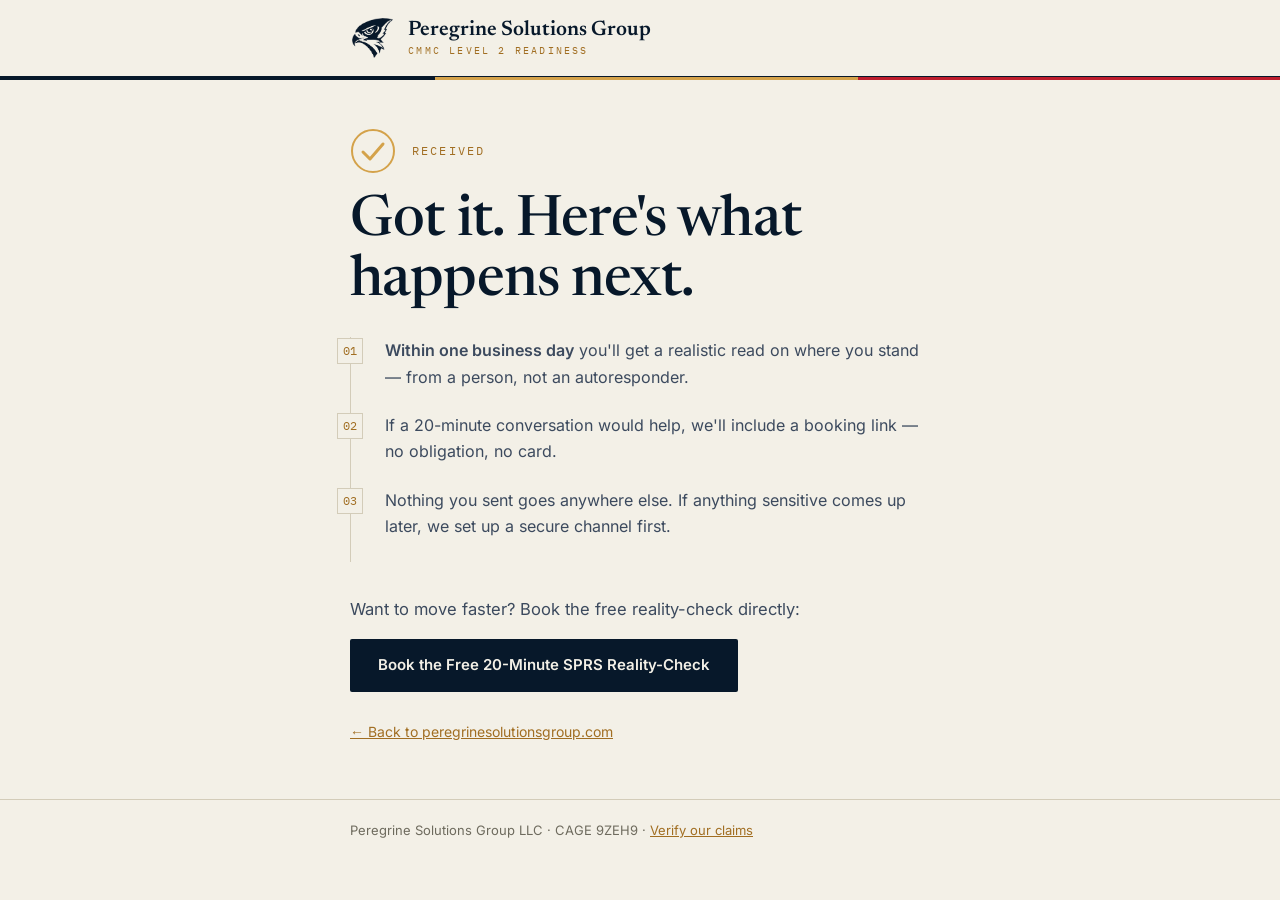
<file: thanks/index.html>
<!DOCTYPE html>
<html lang="en">
<head>
<meta charset="utf-8">
<meta name="viewport" content="width=device-width, initial-scale=1">
<meta name="robots" content="noindex">
<title>Received — Peregrine Solutions Group</title>
<link rel="icon" href="/assets/favicon.ico" sizes="16x16 32x32 48x48">
<script defer data-domain="peregrinesolutionsgroup.com" src="https://plausible.io/js/script.js"></script>
<link rel="stylesheet" href="/assets/fonts.css">
<link rel="stylesheet" href="/assets/peregrine.css">
<style>
  .wrap{max-width:620px}
  header nav{max-width:620px;margin:0 auto;padding:16px 20px}
  h1{margin:18px 0 26px}
  .seal{display:flex;align-items:center;gap:16px;margin-top:48px}
  .seal img{height:44px;width:auto}
  .seal svg{flex:0 0 auto}
  .check-draw{stroke-dasharray:34;stroke-dashoffset:34}
  .steps{list-style:none;counter-reset:step;padding:0;margin:0 0 34px;border-left:1.5px solid var(--rule)}
  .steps li{counter-increment:step;position:relative;padding:0 0 22px 34px;color:var(--ink2);font-size:16px}
  .steps li:before{content:counter(step,decimal-leading-zero);position:absolute;left:-14px;top:1px;
    background:var(--field);font-family:var(--font-mono);font-size:12px;color:var(--bronze);
    border:1px solid var(--rule);padding:2px 5px}
  footer{border-top:1px solid var(--rule);color:var(--dim);font-size:13px;padding:20px 0;margin-top:56px}
  @media (prefers-reduced-motion: no-preference){
    .seal,.h-rise,.steps li,.cta-rise{animation:rise var(--t-entrance) var(--ease) both}
    .h-rise{animation-delay:.08s}
    .steps li:nth-child(1){animation-delay:.16s}.steps li:nth-child(2){animation-delay:.24s}
    .steps li:nth-child(3){animation-delay:.32s}.cta-rise{animation-delay:.42s}
    .check-draw{animation:draw .7s .35s var(--ease) forwards}
    @keyframes rise{from{opacity:0;transform:translateY(8px)}to{opacity:1;transform:none}}
    @keyframes draw{to{stroke-dashoffset:0}}
  }
  @media (prefers-reduced-motion: reduce){.check-draw{stroke-dashoffset:0}}
</style>
</head>
<body>
<header><nav><a class="brand" href="/"><img class="mark-light" src="/assets/marks/master_head.png" alt="Peregrine falcon mark"><img class="mark-dark" src="/assets/marks/inverse_head.png" alt="Peregrine falcon mark"><span class="brandname">Peregrine Solutions Group<small>CMMC Level 2 Readiness</small></span></a></nav></header>
<div class="tricolor" aria-hidden="true"></div>
<div class="wrap">
  <div class="seal">
    <svg width="46" height="46" viewBox="0 0 46 46" aria-hidden="true">
      <circle cx="23" cy="23" r="21" fill="none" stroke="var(--gold)" stroke-width="2"/>
      <path class="check-draw" d="M13 24 20 31 33 16" fill="none" stroke="var(--gold)" stroke-width="3" stroke-linecap="round" stroke-linejoin="round"/>
    </svg>
    <span class="label">Received</span>
  </div>
  <h1 class="h-rise">Got it. Here's what happens next.</h1>
  <ol class="steps">
    <li><b>Within one business day</b> you'll get a realistic read on where you stand — from a person, not an autoresponder.</li>
    <li>If a 20-minute conversation would help, we'll include a booking link — no obligation, no card.</li>
    <li>Nothing you sent goes anywhere else. If anything sensitive comes up later, we set up a secure channel first.</li>
  </ol>
  <div class="cta-rise">
    <p>Want to move faster? Book the free reality-check directly:</p>
    <a class="btn" href="https://cal.com/peregrine-solutions-group/20min">Book the Free 20-Minute SPRS Reality-Check</a>
    <p style="margin-top:28px;font-size:14px"><a href="/">&larr; Back to peregrinesolutionsgroup.com</a></p>
  </div>
</div>
<footer><div class="wrap">Peregrine Solutions Group LLC · CAGE 9ZEH9 · <a href="/verify/">Verify our claims</a></div></footer>
</body>
</html>
</file>
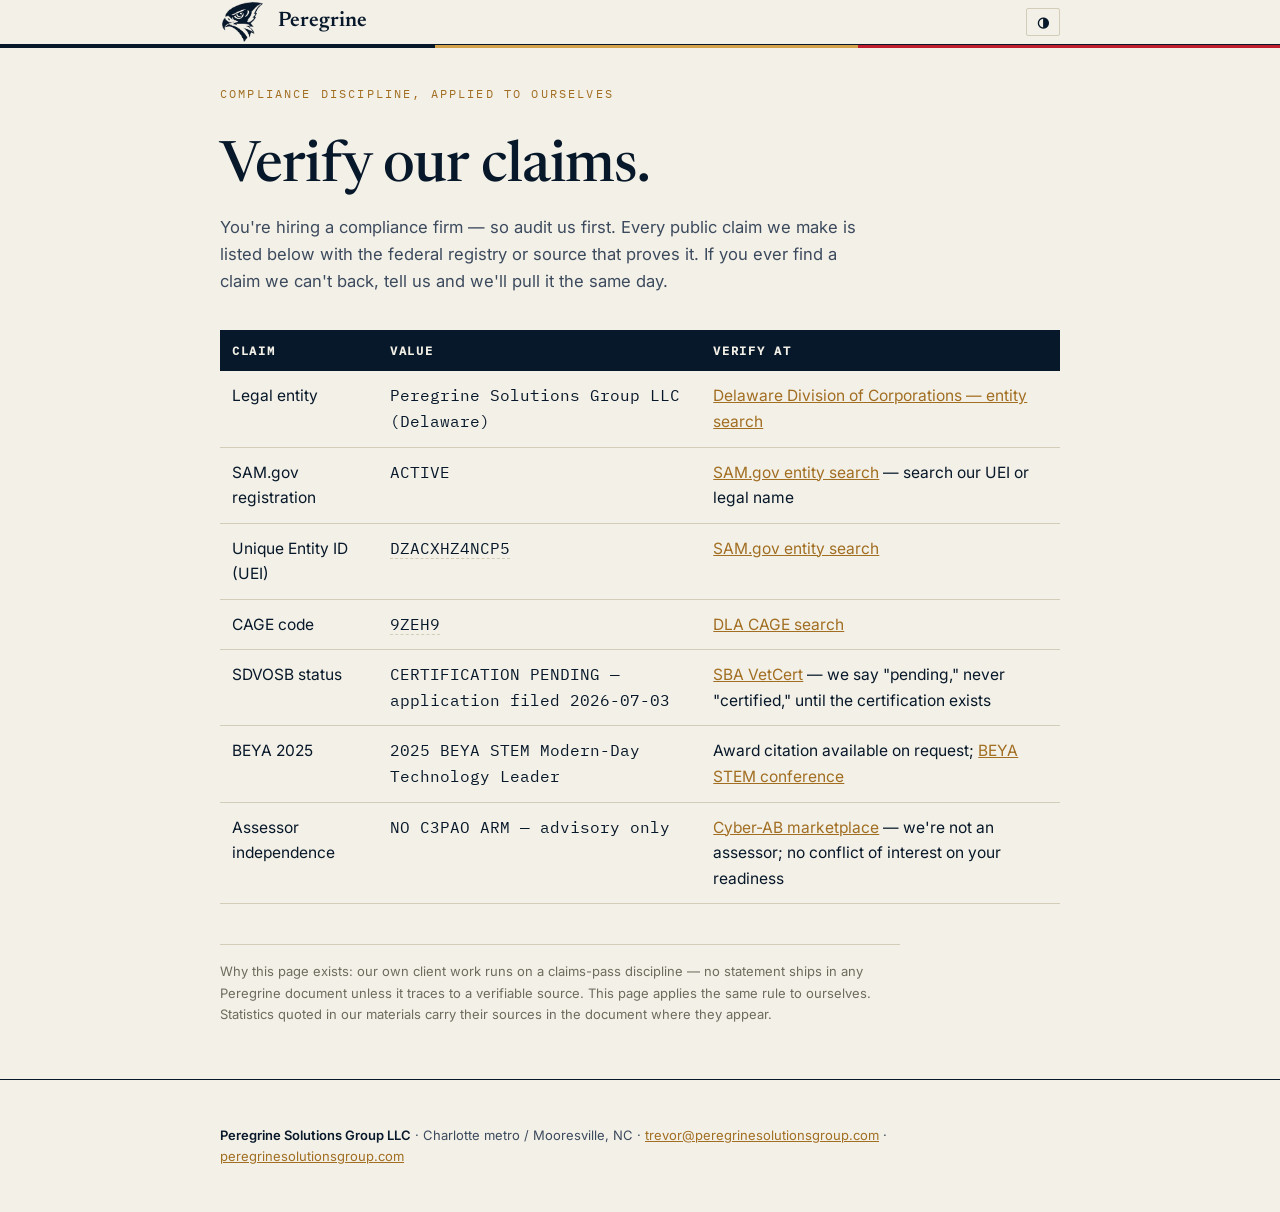
<file: verify/index.html>
<!DOCTYPE html>
<html lang="en">
<head>
<meta charset="utf-8">
<meta name="viewport" content="width=device-width, initial-scale=1">
<title>Verify Our Claims — Peregrine Solutions Group</title>
<meta name="description" content="Every public claim Peregrine Solutions Group makes, with the federal registry or source that proves it. Verify us before you trust us with your compliance.">
<link rel="icon" href="/assets/favicon.ico" sizes="16x16 32x32 48x48">
<link rel="apple-touch-icon" href="/assets/apple-touch-icon.png">
<script defer data-domain="peregrinesolutionsgroup.com" src="https://plausible.io/js/script.js"></script>
<link rel="stylesheet" href="/assets/fonts.css">
<link rel="stylesheet" href="/assets/peregrine.css">
<style>
  .wrap{max-width:880px}
  header .wrap{display:flex;justify-content:space-between;align-items:center}
  h1{margin:34px 0 10px}
  .lead{color:var(--ink2);max-width:640px;margin-bottom:34px}
  table{margin:10px 0 40px}
  td a{color:var(--bronze)}
  .note{font-size:13px;color:var(--dim);border-top:1px solid var(--rule);padding:16px 0 40px;max-width:680px}
</style>
</head>
<body>
<header>
  <div class="wrap">
    <a class="brand" href="/">
      <img class="mark-light" src="/assets/marks/master_head.png" alt="Peregrine falcon mark">
      <img class="mark-dark" src="/assets/marks/inverse_head.png" alt="Peregrine falcon mark">
      Peregrine
    </a>
    <button id="themeToggle" class="theme-toggle" aria-label="Toggle dark mode" title="Toggle dark mode">&#9681;</button>
  </div>
</header>
<div class="tricolor" aria-hidden="true"></div>
<div class="wrap">
  <span class="label" style="display:block;margin-top:36px">Compliance discipline, applied to ourselves</span>
  <h1>Verify our claims.</h1>
  <p class="lead">You're hiring a compliance firm — so audit us first. Every public claim we make is listed below with the federal registry or source that proves it. If you ever find a claim we can't back, tell us and we'll pull it the same day.</p>

  <table>
    <tr><th>Claim</th><th>Value</th><th>Verify at</th></tr>
    <tr>
      <td>Legal entity</td>
      <td class="mono">Peregrine Solutions Group LLC (Delaware)</td>
      <td><a href="https://icis.corp.delaware.gov/ecorp/entitysearch/NameSearch.aspx" rel="noopener">Delaware Division of Corporations — entity search</a></td>
    </tr>
    <tr>
      <td>SAM.gov registration</td>
      <td class="mono">ACTIVE</td>
      <td><a href="https://sam.gov/search/" rel="noopener">SAM.gov entity search</a> — search our UEI or legal name</td>
    </tr>
    <tr>
      <td>Unique Entity ID (UEI)</td>
      <td class="mono"><span class="copy" title="Click to copy">DZACXHZ4NCP5</span></td>
      <td><a href="https://sam.gov/search/" rel="noopener">SAM.gov entity search</a></td>
    </tr>
    <tr>
      <td>CAGE code</td>
      <td class="mono"><span class="copy" title="Click to copy">9ZEH9</span></td>
      <td><a href="https://cage.dla.mil/" rel="noopener">DLA CAGE search</a></td>
    </tr>
    <tr>
      <td>SDVOSB status</td>
      <td class="mono">CERTIFICATION PENDING — application filed 2026-07-03</td>
      <td><a href="https://veterans.certify.sba.gov/" rel="noopener">SBA VetCert</a> — we say "pending," never "certified," until the certification exists</td>
    </tr>
    <tr>
      <td>BEYA 2025</td>
      <td class="mono">2025 BEYA STEM Modern-Day Technology Leader</td>
      <td>Award citation available on request; <a href="https://www.beya.org/" rel="noopener">BEYA STEM conference</a></td>
    </tr>
    <tr>
      <td>Assessor independence</td>
      <td class="mono">NO C3PAO ARM — advisory only</td>
      <td><a href="https://cyberab.org/Catalog" rel="noopener">Cyber-AB marketplace</a> — we're not an assessor; no conflict of interest on your readiness</td>
    </tr>
  </table>

  <p class="note">Why this page exists: our own client work runs on a claims-pass discipline — no statement ships in any Peregrine document unless it traces to a verifiable source. This page applies the same rule to ourselves. Statistics quoted in our materials carry their sources in the document where they appear.</p>
</div>
<footer>
  <div class="wrap">
    <p><b style="color:var(--ink)">Peregrine Solutions Group LLC</b> · Charlotte metro / Mooresville, NC · <a href="mailto:trevor@peregrinesolutionsgroup.com">trevor@peregrinesolutionsgroup.com</a> · <a href="/">peregrinesolutionsgroup.com</a></p>
  </div>
</footer>
<script>
(function(){
  if(localStorage.getItem('peregrine-theme')==='dark')
    document.documentElement.setAttribute('data-theme','dark');
  document.addEventListener('DOMContentLoaded',function(){
    document.querySelectorAll('.copy').forEach(function(el){
      el.addEventListener('click',function(){
        var v=el.textContent.trim();
        function done(){el.classList.add('copied');setTimeout(function(){el.classList.remove('copied')},1600);}
        function legacy(){var ta=document.createElement('textarea');ta.value=v;ta.style.position='fixed';ta.style.opacity='0';
          document.body.appendChild(ta);ta.select();try{document.execCommand('copy');done();}catch(e){}document.body.removeChild(ta);}
        if(navigator.clipboard&&navigator.clipboard.writeText){navigator.clipboard.writeText(v).then(done,legacy);}else{legacy();}
      });
    });
    var b=document.getElementById('themeToggle'); if(!b) return;
    b.addEventListener('click',function(){
      var d=document.documentElement.getAttribute('data-theme')==='dark';
      if(d){document.documentElement.removeAttribute('data-theme');localStorage.setItem('peregrine-theme','light');}
      else{document.documentElement.setAttribute('data-theme','dark');localStorage.setItem('peregrine-theme','dark');}
    });
  });
})();
</script>
</body>
</html>
</file>
<file: assets/fonts.css>
/* Self-hosted fonts (P6) - latin subsets from Google Fonts css2 */
@font-face {
  font-family: 'IBM Plex Mono';
  font-style: normal;
  font-weight: 400;
  font-display: swap;
  src: url(fonts/ibmplexmono-400-normal.woff2) format('woff2');
}
@font-face {
  font-family: 'IBM Plex Mono';
  font-style: normal;
  font-weight: 500;
  font-display: swap;
  src: url(fonts/ibmplexmono-500-normal.woff2) format('woff2');
}
@font-face {
  font-family: 'Inter';
  font-style: normal;
  font-weight: 400;
  font-display: swap;
  src: url(fonts/inter-400-normal.woff2) format('woff2');
}
@font-face {
  font-family: 'Inter';
  font-style: normal;
  font-weight: 500;
  font-display: swap;
  src: url(fonts/inter-500-normal.woff2) format('woff2');
}
@font-face {
  font-family: 'Inter';
  font-style: normal;
  font-weight: 600;
  font-display: swap;
  src: url(fonts/inter-600-normal.woff2) format('woff2');
}
@font-face {
  font-family: 'Newsreader';
  font-style: italic;
  font-weight: 500;
  font-display: swap;
  src: url(fonts/newsreader-500-italic.woff2) format('woff2');
}
@font-face {
  font-family: 'Newsreader';
  font-style: normal;
  font-weight: 500;
  font-display: swap;
  src: url(fonts/newsreader-500-normal.woff2) format('woff2');
}
@font-face {
  font-family: 'Newsreader';
  font-style: normal;
  font-weight: 600;
  font-display: swap;
  src: url(fonts/newsreader-600-normal.woff2) format('woff2');
}
</file>
<file: assets/peregrine.css>
/* PEREGRINE / APEX shared stylesheet — the single design layer for every site page.
   Token block below is GENERATED from brand/apex_tokens.json (scripts/build_brand_css.py).
   Components are hand-maintained. Micro-interaction + fluency rationale: Trevors Docs/286. */

/* ==APEX TOKENS== */
:root{
  --field:#F3F0E7;
  --panel:#EAE6D8;
  --rule:#D3CCB9;
  --hairline:#DDD7C7;
  --ink:#07182A;
  --ink2:#3C4A5E;
  --dim:#6E6B5E;
  --gold:#D4A24A;
  --bronze:#A16E22;
  --signal:#BE1E2D;
  --btnbg:#07182A;
  --btnfg:#F3F0E7;
  --font-display:'Newsreader',Georgia,serif;
  --font-body:'Inter',-apple-system,'Segoe UI',Roboto,Arial,sans-serif;
  --font-mono:'IBM Plex Mono',monospace;
  --fs-h1:clamp(2.35rem, 5.5vw, 3.55rem); --fs-h2:clamp(1.55rem, 3vw, 2.05rem); --fs-h3:1.15rem; --fs-lead:1.125rem;
  --fs-body:16.5px; --fs-small:14.5px; --fs-label:12px;
  --lh-display:1.05; --lh-body:1.65;
  --ls-display:-0.015em; --ls-label:0.18em;
  --sp-section:112px; --sp-section-m:56px;
  --sp-hero-top:88px; --sp-hero-bottom:72px;
  --sp-card:24px; --wrap-max:960px; --prose-max:640px;
  --t-fast:150ms; --t-entrance:450ms; --t-theme:250ms; --ease:cubic-bezier(.2,.6,.2,1);
}
/* Light is the DEFAULT (Trevor 2026-07-06); dark is opt-in via the toggle only */
html[data-theme="dark"]{
  --field:#0B0D10;
  --panel:#14171C;
  --rule:#242A33;
  --hairline:#1B2027;
  --ink:#E9EBEE;
  --ink2:#B7BDC6;
  --dim:#8B94A1;
  --gold:#E8A33D;
  --bronze:#D4A24A;
  --signal:#D64550;
  --btnbg:#E8A33D;
  --btnfg:#0B0D10;
}
/* ==/APEX TOKENS== */

/* ---------- base / cognitive fluency ---------- */
*{box-sizing:border-box}
html{scroll-behavior:smooth}
body{font-family:var(--font-body);background:var(--field);color:var(--ink);margin:0;
  font-size:var(--fs-body);line-height:var(--lh-body);
  -webkit-font-smoothing:antialiased;text-rendering:optimizeLegibility}
@media (prefers-reduced-motion: no-preference){
  body{transition:background-color var(--t-theme) ease,color var(--t-theme) ease}
}
.wrap{max-width:var(--wrap-max);margin:0 auto;padding:0 20px}
.mono{font-family:var(--font-mono)}
.label{font-family:var(--font-mono);font-size:var(--fs-label);letter-spacing:var(--ls-label);
  text-transform:uppercase;color:var(--bronze)}
h1,h2,h3{font-family:var(--font-display);font-weight:500;letter-spacing:var(--ls-display)}
h1{font-size:var(--fs-h1);line-height:var(--lh-display)}
h2{font-size:var(--fs-h2);margin:6px 0 22px}
h3{font-size:var(--fs-h3);font-weight:600}
p{color:var(--ink2)}
a{color:var(--bronze)}
::selection{background:var(--gold);color:var(--ink)}

/* every interactive element: visible focus (fluency + a11y; C3/R3) */
:focus-visible{outline:2px solid var(--gold);outline-offset:2px;border-radius:2px}

/* ---------- buttons: micro-interactions (C3) ---------- */
a.btn,button{display:inline-block;background:var(--btnbg);color:var(--btnfg);text-decoration:none;
  border:0;padding:14px 28px;border-radius:2px;font-size:15px;font-weight:600;
  font-family:var(--font-body);cursor:pointer;
  transition:transform var(--t-fast) var(--ease),box-shadow var(--t-fast) var(--ease),opacity var(--t-fast) var(--ease)}
a.btn:hover,button:hover{transform:translateY(-1px);box-shadow:0 3px 10px rgba(7,24,42,.16);opacity:.95}
a.btn:active,button:active{transform:translateY(0);box-shadow:0 1px 3px rgba(7,24,42,.2)}
a.btn.secondary{background:transparent;color:var(--ink);border:1px solid var(--ink)}
a.btn.secondary:hover{box-shadow:0 3px 10px rgba(7,24,42,.10)}

/* ---------- deadline strip (calm urgency; red = the date only) ---------- */
.deadline{background:var(--panel);color:var(--ink2);border-bottom:1px solid var(--rule);
  font-family:var(--font-mono);font-size:13px;letter-spacing:.08em;text-align:center;
  padding:9px 14px;text-transform:uppercase}
.deadline b{color:var(--signal);font-weight:600;font-variant-numeric:tabular-nums}

/* ---------- header / nav ---------- */
header{border-bottom:1.5px solid var(--ink)}
nav,header .hrow{display:flex;justify-content:space-between;align-items:center;padding:16px 0}
.brand{display:flex;align-items:center;gap:13px;font-family:var(--font-display);font-weight:600;
  font-size:21px;color:var(--ink);text-decoration:none;line-height:1.15}
.brand img{height:44px;width:auto}
.brand .brandname{display:flex;flex-direction:column}
.brand .brandname small{font-family:var(--font-mono);font-size:10px;font-weight:400;
  letter-spacing:.22em;text-transform:uppercase;color:var(--bronze);margin-top:2px}
.mark-light{display:inline-block}.mark-dark{display:none}
html[data-theme="dark"] .mark-light{display:none}
html[data-theme="dark"] .mark-dark{display:inline-block}
.theme-toggle{background:transparent;border:1px solid var(--rule);color:var(--ink);
  padding:6px 10px;font-size:14px;border-radius:2px;cursor:pointer;line-height:1}
.theme-toggle:hover{transform:none;box-shadow:none;border-color:var(--bronze);opacity:1}
.navright{display:flex;align-items:center;gap:10px}
.tricolor{height:3px;background:linear-gradient(90deg,var(--ink) 0 34%,var(--gold) 34% 67%,var(--signal) 67% 100%)}
.vstar{color:var(--signal)}

/* ---------- hero (halo: one message, engineered first read; C1) ---------- */
.hero{padding:var(--sp-hero-top) 0 var(--sp-hero-bottom);position:relative;overflow:hidden}
.hero:before{content:"";position:absolute;inset:0;background:
  linear-gradient(var(--hairline) 1px,transparent 1px) 0 0/100% 76px,
  linear-gradient(90deg,var(--hairline) 1px,transparent 1px) 0 0/76px 100%;
  opacity:.45;pointer-events:none;
  -webkit-mask-image:linear-gradient(180deg,#000 55%,transparent);mask-image:linear-gradient(180deg,#000 55%,transparent)}
.hero:after{content:"";position:absolute;right:-30px;top:24px;width:400px;height:400px;
  background:url(/assets/marks/master_head.png) no-repeat center/contain;
  opacity:.05;pointer-events:none}
html[data-theme="dark"] .hero:after{background-image:url(/assets/marks/inverse_head.png);opacity:.06}
@media(max-width:900px){.hero:after{display:none}}
.hero>*{position:relative}
.hero h1{margin:16px 0 18px;max-width:820px}
.hero h1 em{font-style:italic;color:var(--bronze)}
.hero p.lead{font-size:var(--fs-lead);color:var(--ink2);margin:0 0 32px;max-width:var(--prose-max)}
.hero .cta{display:flex;gap:14px;flex-wrap:wrap}
.hero .verifyline{font-family:var(--font-mono);font-size:12px;margin:16px 0 0;color:var(--dim)}

/* title block (the federal-drawing signature detail; C7) */
.tblock{border:1.5px solid var(--ink);display:grid;grid-template-columns:56px 1.6fr 1fr 1fr 1fr 1fr;
  font-family:var(--font-mono);font-size:13px;margin-top:48px;background:rgba(255,255,255,.25)}
html[data-theme="dark"] .tblock{background:rgba(255,255,255,.03)}
.tblock>div{border-right:1px solid var(--ink);padding:9px 12px}
.tblock>div:last-child{border-right:0}
.tblock .tmark{display:flex;align-items:center;justify-content:center;padding:6px}
.tblock .tmark img{height:30px;width:auto}
.tblock span{display:block;font-size:10px;letter-spacing:.16em;color:var(--dim);text-transform:uppercase;margin-bottom:2px}
.tblock b{font-weight:500;color:var(--ink)}

/* ---------- sections: whitespace floor (C5/R2) ---------- */
section{padding:var(--sp-section) 0;border-bottom:1px solid var(--rule)}

/* ---------- cards: corner-ticked, quiet hover lift (C3/C7) ---------- */
.card{background:var(--panel);border:1px solid var(--ink);position:relative;padding:var(--sp-card);
  transition:transform var(--t-fast) var(--ease),box-shadow var(--t-fast) var(--ease)}
.card:hover{transform:translateY(-2px);box-shadow:0 6px 18px rgba(7,24,42,.08)}
.card:before,.card:after{content:"";position:absolute;width:8px;height:8px;border-color:var(--bronze);border-style:solid}
.card:before{top:-1px;left:-1px;border-width:1.5px 0 0 1.5px}
.card:after{bottom:-1px;right:-1px;border-width:0 1.5px 1.5px 0}
.card img{height:34px;width:auto;margin-bottom:10px}
.card img.mark-dark{display:none}
html[data-theme="dark"] .card img.mark-light{display:none}
html[data-theme="dark"] .card img.mark-dark{display:block}
.card h3{color:var(--ink);margin:0 0 6px;font-size:18px}
.card p{margin:0;font-size:15px}
.card .consequence{font-family:var(--font-mono);font-size:12px;letter-spacing:.06em;
  color:var(--bronze);margin-top:12px;text-transform:uppercase}

/* ---------- tables ---------- */
table{width:100%;border-collapse:collapse;font-size:15.5px}
th{font-family:var(--font-mono);font-size:12px;letter-spacing:.14em;text-transform:uppercase;
  background:var(--ink);color:var(--field);text-align:left;padding:11px 12px}
td{text-align:left;padding:12px;border-bottom:1px solid var(--rule);vertical-align:top}
tbody tr,table tr{transition:background-color var(--t-fast) ease}
table tr:hover td{background:rgba(212,162,74,.06)}
.price{font-family:var(--font-display);font-weight:600;font-size:16.5px;color:var(--ink);white-space:nowrap}

/* ---------- forms: focused = golden (C3) ---------- */
form{background:var(--panel);border:1px solid var(--ink);padding:24px}
.row{display:flex;gap:14px;flex-wrap:wrap}
.row>div{flex:1;min-width:220px}
label{display:block;font-weight:600;font-size:13px;margin:12px 0 4px}
input,textarea,select{width:100%;padding:11px;border:1px solid var(--rule);border-radius:2px;
  font-size:14px;font-family:inherit;background:var(--field);color:var(--ink);
  transition:border-color var(--t-fast) ease,box-shadow var(--t-fast) ease}
input:focus,textarea:focus,select:focus{outline:none;border-color:var(--gold);box-shadow:0 0 0 3px rgba(212,162,74,.18)}
textarea{min-height:90px;resize:vertical}
.notice{font-size:12px;color:var(--dim);margin:10px 0 0}

/* ---------- copy-chip: click-to-copy registry values (verify page peak moment) ---------- */
.copy{cursor:pointer;border-bottom:1px dashed var(--rule);transition:border-color var(--t-fast) ease}
.copy:hover{border-color:var(--gold)}
.copy.copied:after{content:" copied \2713";color:var(--bronze);font-family:var(--font-mono);font-size:11px}

/* ---------- footer ---------- */
footer{border-top:1.5px solid var(--ink);color:var(--ink2);font-size:13px;padding:32px 0}
footer a{color:var(--bronze)}

/* ---------- entrances (peak-start; respects reduced motion) ---------- */
@media (prefers-reduced-motion: no-preference){
  .hero h1,.hero p.lead,.hero .cta,.hero .verifyline,.tblock{animation:rise var(--t-entrance) var(--ease) both}
  .hero p.lead{animation-delay:.06s}.hero .cta{animation-delay:.12s}
  .hero .verifyline{animation-delay:.16s}.tblock{animation-delay:.2s}
  @keyframes rise{from{opacity:0;transform:translateY(8px)}to{opacity:1;transform:none}}
}

.grid{display:grid;grid-template-columns:1fr 1fr 1fr;gap:16px}

/* ---------- responsive (must stay AFTER the base .grid rule — equal specificity) ---------- */
@media(max-width:720px){
  section{padding:var(--sp-section-m) 0}
  .hero{padding:56px 0 44px}
  .hero h1{font-size:2rem}
  .grid{grid-template-columns:1fr}
  .tblock{grid-template-columns:1fr 1fr}
  .tblock .tmark{display:none}
}

/* ---------- definition strip (F2: the three-terms explainer) ---------- */
.defs{display:grid;grid-template-columns:1fr 1fr 1fr;gap:16px}
.def{background:var(--panel);border:1px solid var(--rule);border-top:2px solid var(--gold);padding:18px 20px}
.def .def-k{display:block;font-size:12px;letter-spacing:.14em;color:var(--ink);font-weight:600;
  text-transform:uppercase;margin-bottom:8px}
.def p{margin:0;font-size:15px}
.defs-close{font-family:var(--font-display);font-size:19px;color:var(--ink);margin:26px 0 0}
@media(max-width:720px){.defs{grid-template-columns:1fr}}

/* ---------- why grid (F6: 2x2 proof cards) ---------- */
.why-grid{grid-template-columns:1fr 1fr}
.why-local{font-family:var(--font-mono);font-size:13px;color:var(--dim);margin:22px 0 0;text-align:center}
@media(max-width:720px){.why-grid{grid-template-columns:1fr}}

/* ---------- SPRS dial v2 (F3/H4: the hero graphic) ---------- */
.dial2{display:flex;gap:44px;align-items:center;flex-wrap:wrap;background:var(--panel);
  border:1px solid var(--ink);padding:34px 36px;position:relative}
.dial2:before,.dial2:after{content:"";position:absolute;width:8px;height:8px;border-color:var(--bronze);border-style:solid}
.dial2:before{top:-1px;left:-1px;border-width:1.5px 0 0 1.5px}
.dial2:after{bottom:-1px;right:-1px;border-width:0 1.5px 1.5px 0}
.dial2 svg{flex:1 1 380px;max-width:480px;height:auto}
.dial2 .dial-copy{flex:1 1 300px;max-width:520px}
.dial2 .dial-copy p{font-size:16px;margin:0}
.dial-needle{transform-origin:240px 240px;transform:rotate(-84deg)}
@media (prefers-reduced-motion: no-preference){
  .dial-needle{transition:transform 1100ms cubic-bezier(.25,.8,.3,1)}
}
.dial2.in .dial-needle{transform:rotate(-28deg)}

/* ---------- form guided moment (M1) ---------- */
.form-meta{font-family:var(--font-mono);font-size:12px;letter-spacing:.1em;text-transform:uppercase;
  color:var(--dim);margin:0 0 10px}
input.touched:valid,textarea.touched:valid{border-color:var(--gold);
  background-image:url("data:image/svg+xml,%3Csvg xmlns='http://www.w3.org/2000/svg' width='14' height='14' viewBox='0 0 14 14'%3E%3Cpath d='M2 7.5 5.5 11 12 3.5' fill='none' stroke='%23A16E22' stroke-width='2'/%3E%3C/svg%3E");
  background-repeat:no-repeat;background-position:right 10px center;padding-right:32px}
form.focused{border-color:var(--gold);box-shadow:0 0 0 3px rgba(212,162,74,.10)}
button.sending{opacity:.7;pointer-events:none}
@media (prefers-reduced-motion: no-preference){
  form{transition:border-color var(--t-fast) ease,box-shadow var(--t-fast) ease}
}

/* ---------- scroll entrances (M5; JS adds html.js + section.in) ---------- */
@media (prefers-reduced-motion: no-preference){
  html.js section .wrap{opacity:0;transform:translateY(8px);
    transition:opacity var(--t-entrance) var(--ease),transform var(--t-entrance) var(--ease)}
  html.js section.in .wrap{opacity:1;transform:none}
}

/* ---------- footer end-note (M6) ---------- */
footer .endnote{display:flex;align-items:center;gap:12px;margin:0 0 18px}
footer .endnote img{height:30px;width:auto}
footer .endnote p{margin:0;font-family:var(--font-display);font-size:16.5px;color:var(--ink)}
</file>
